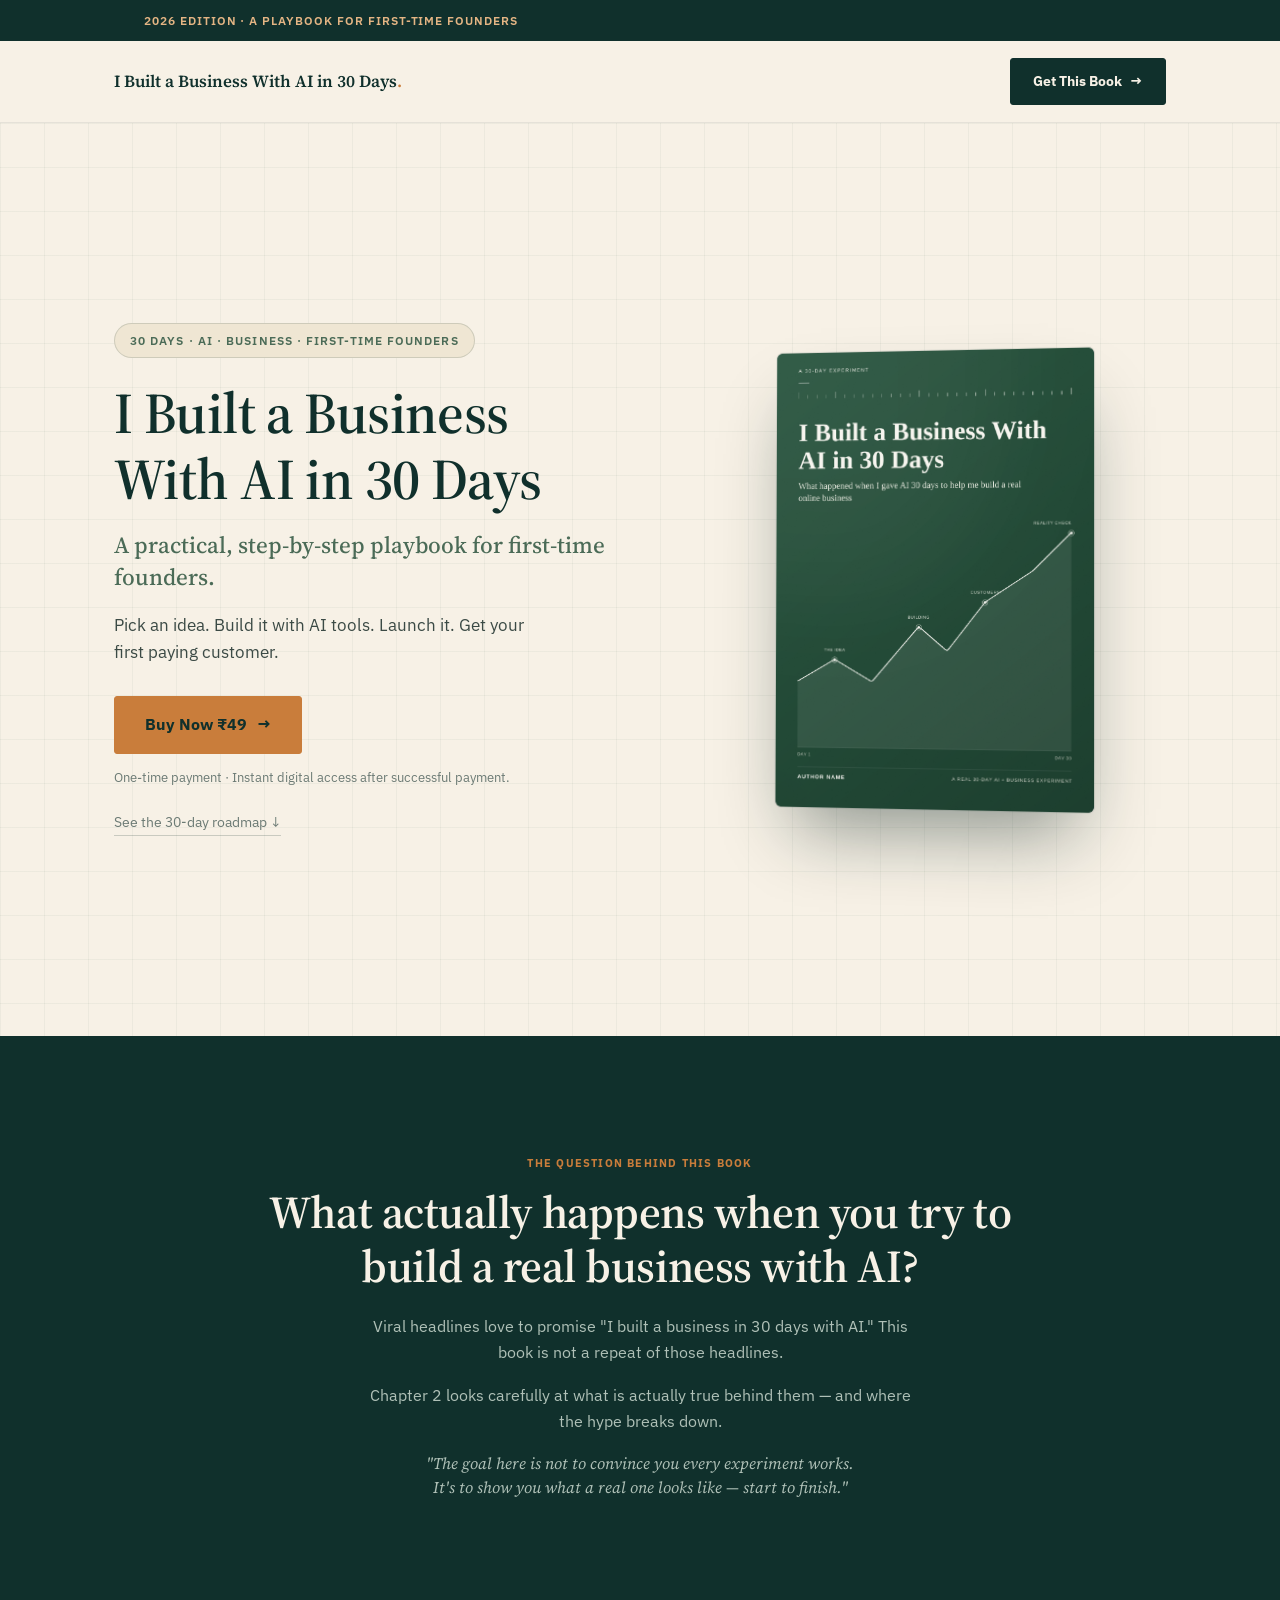
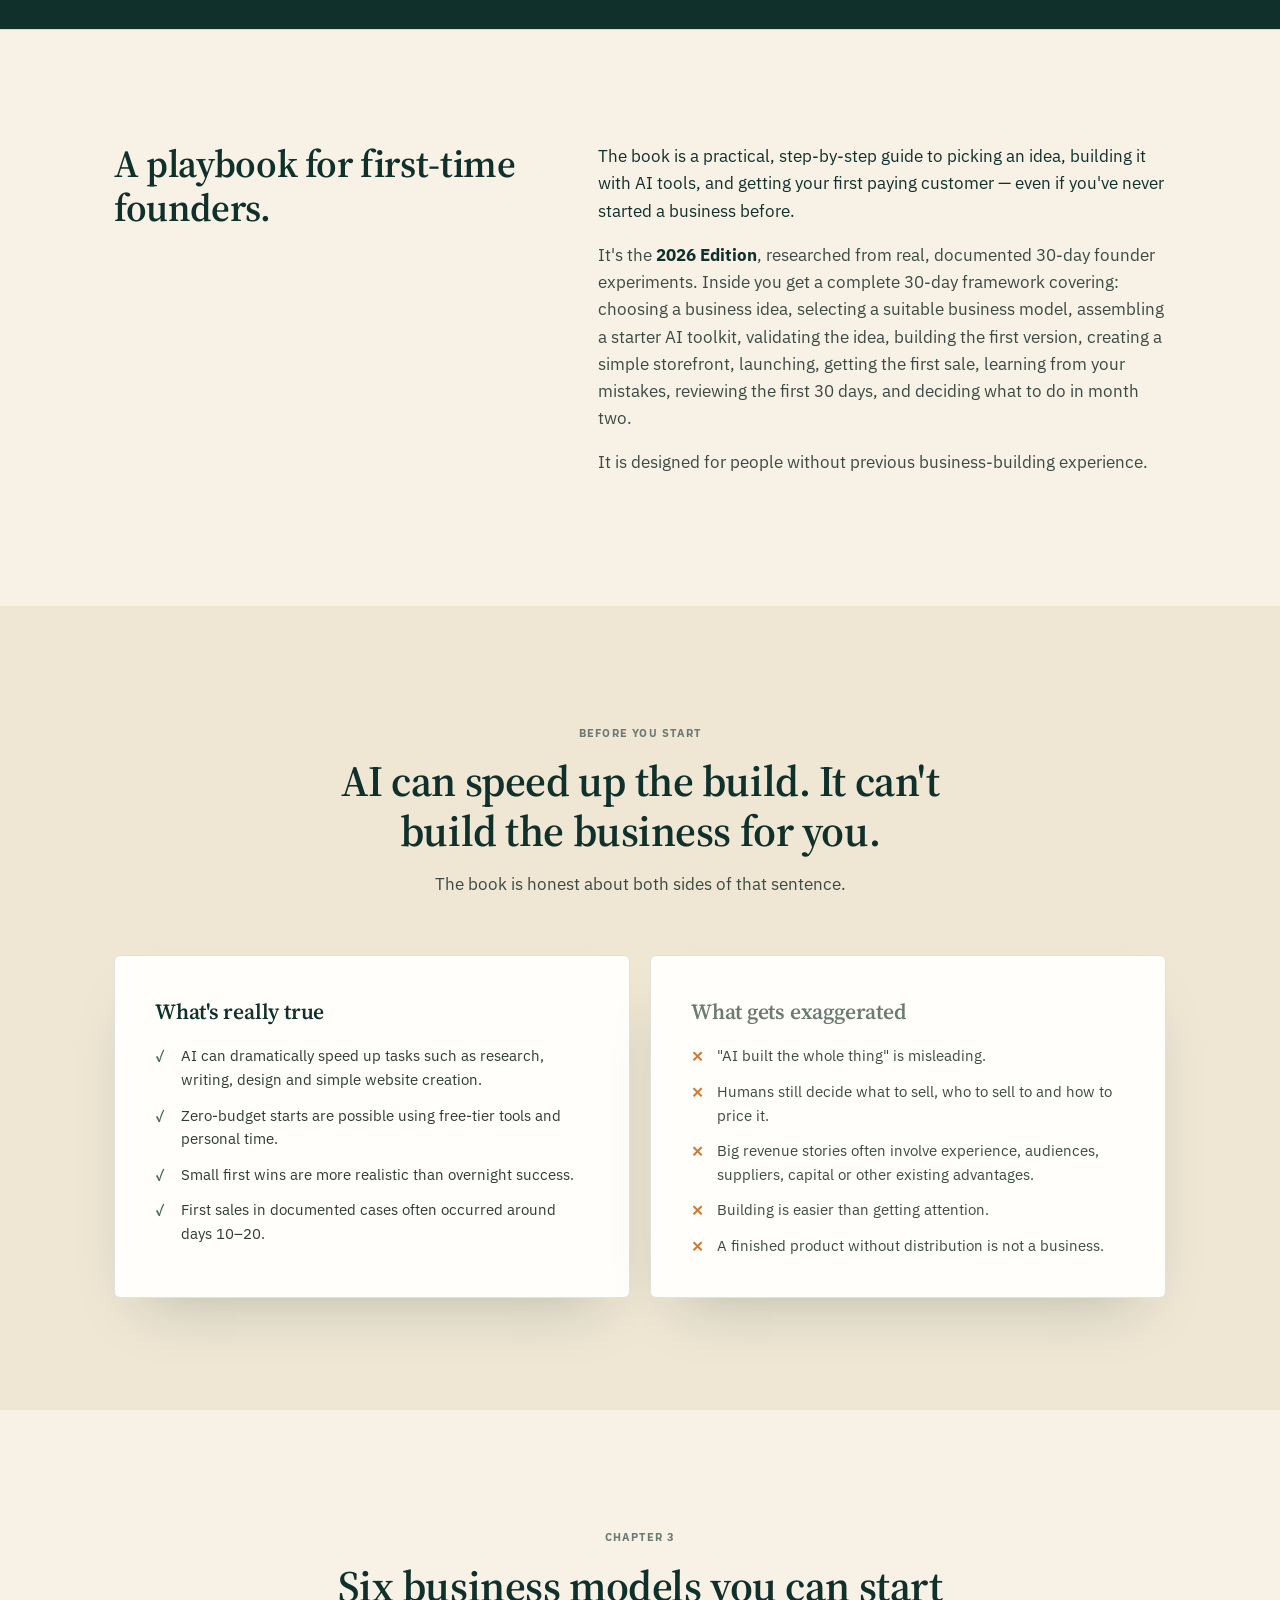
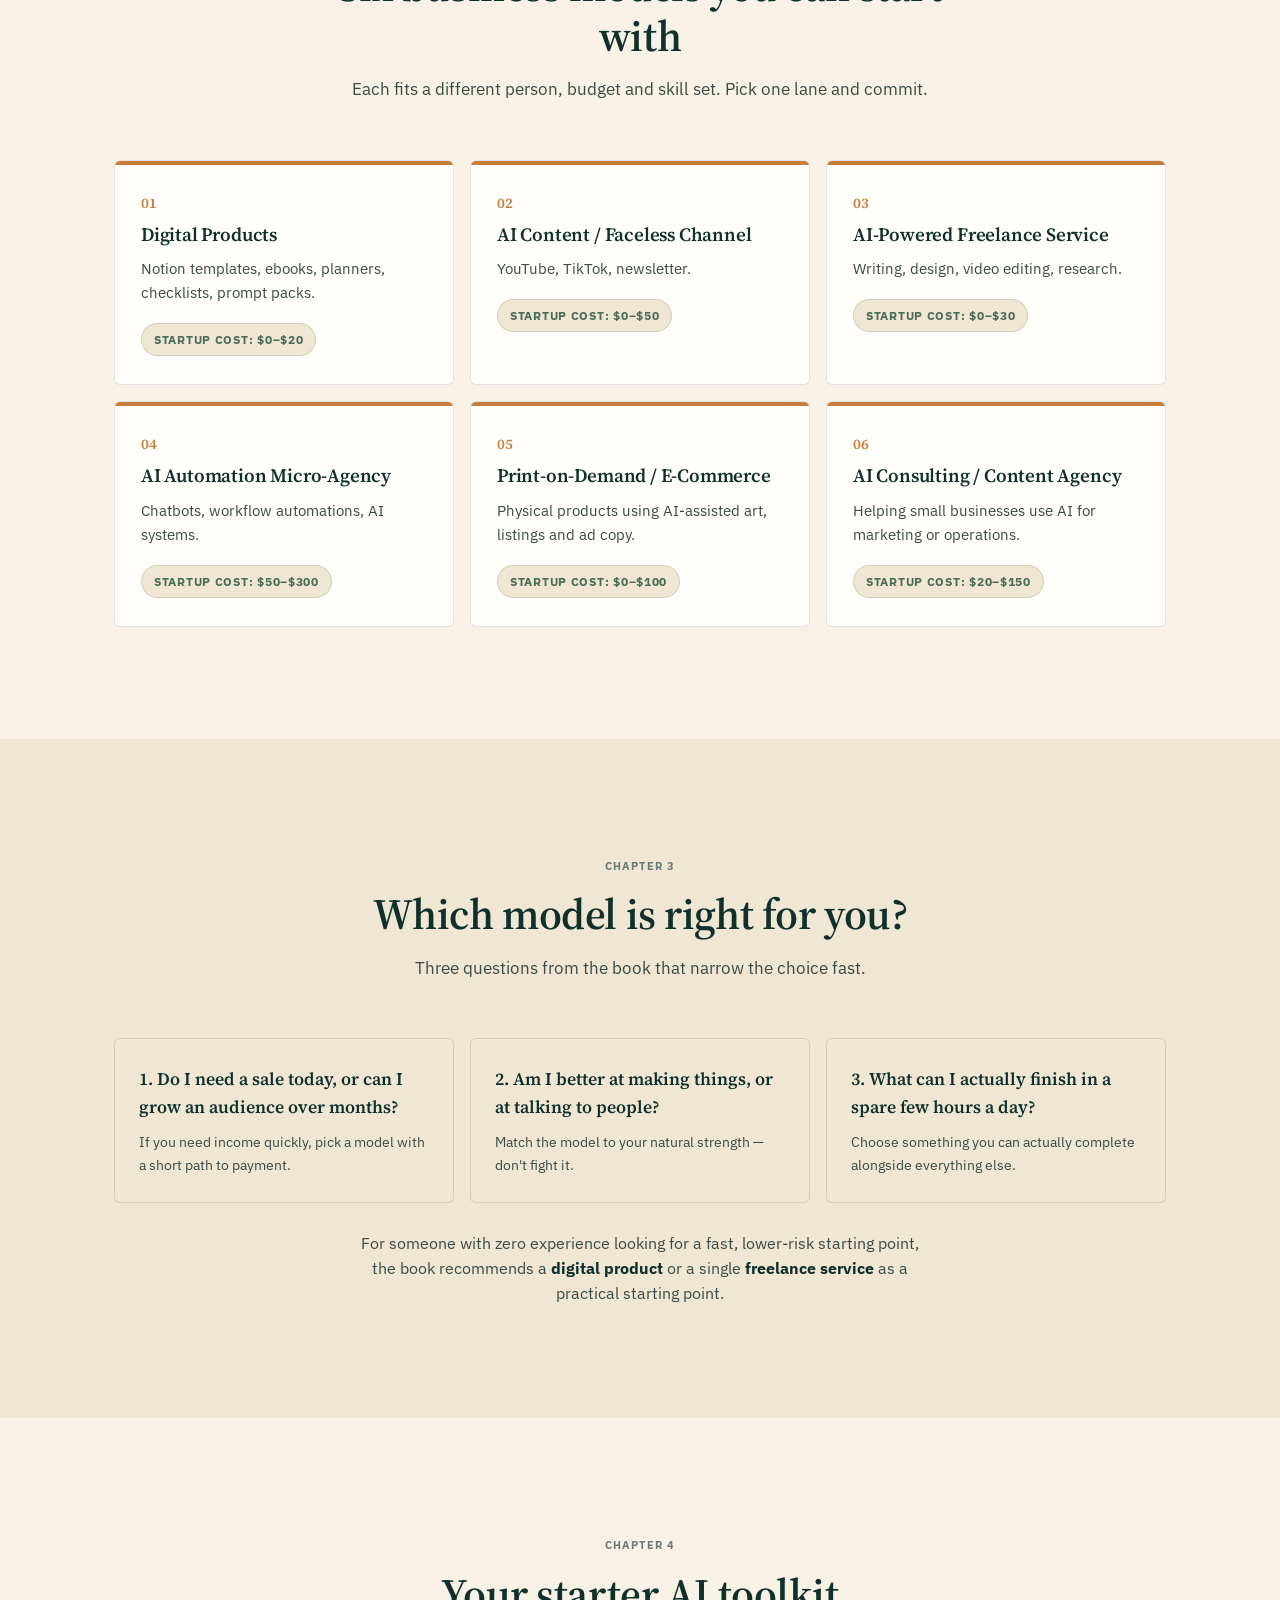
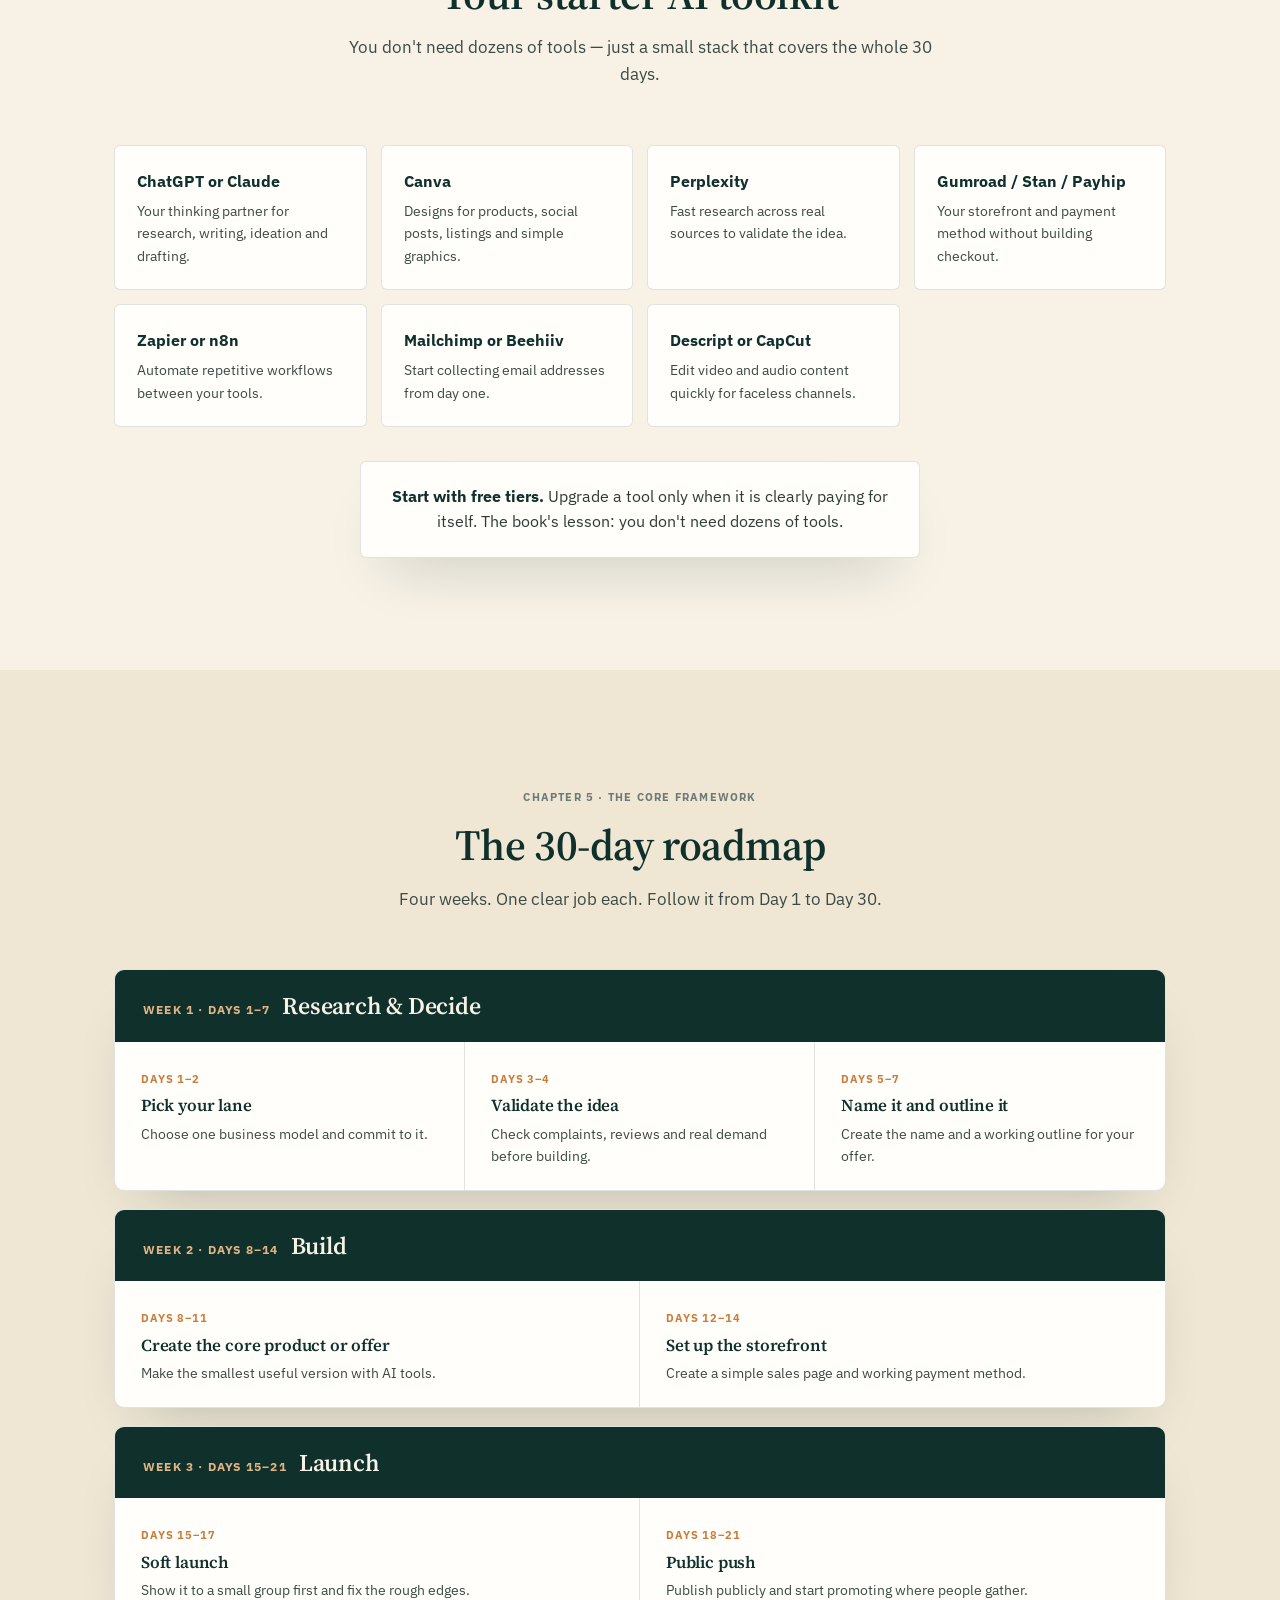
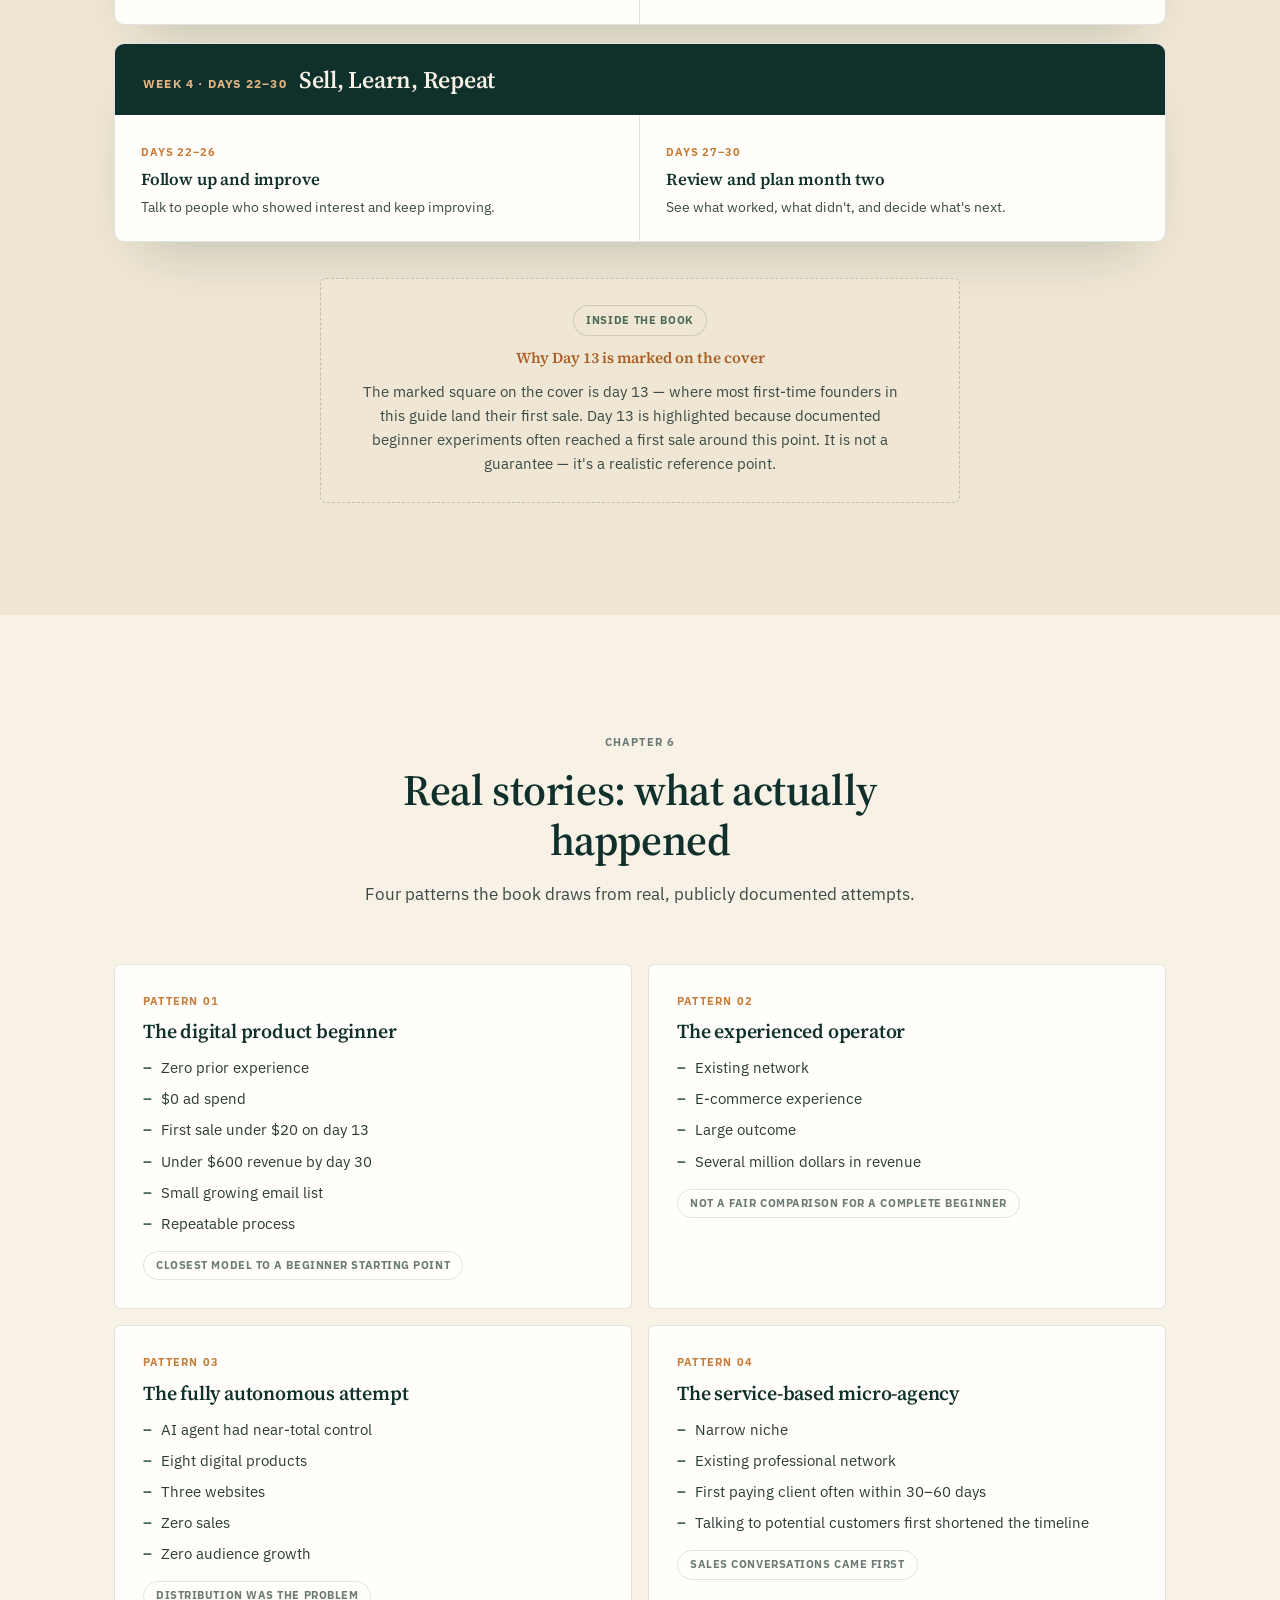
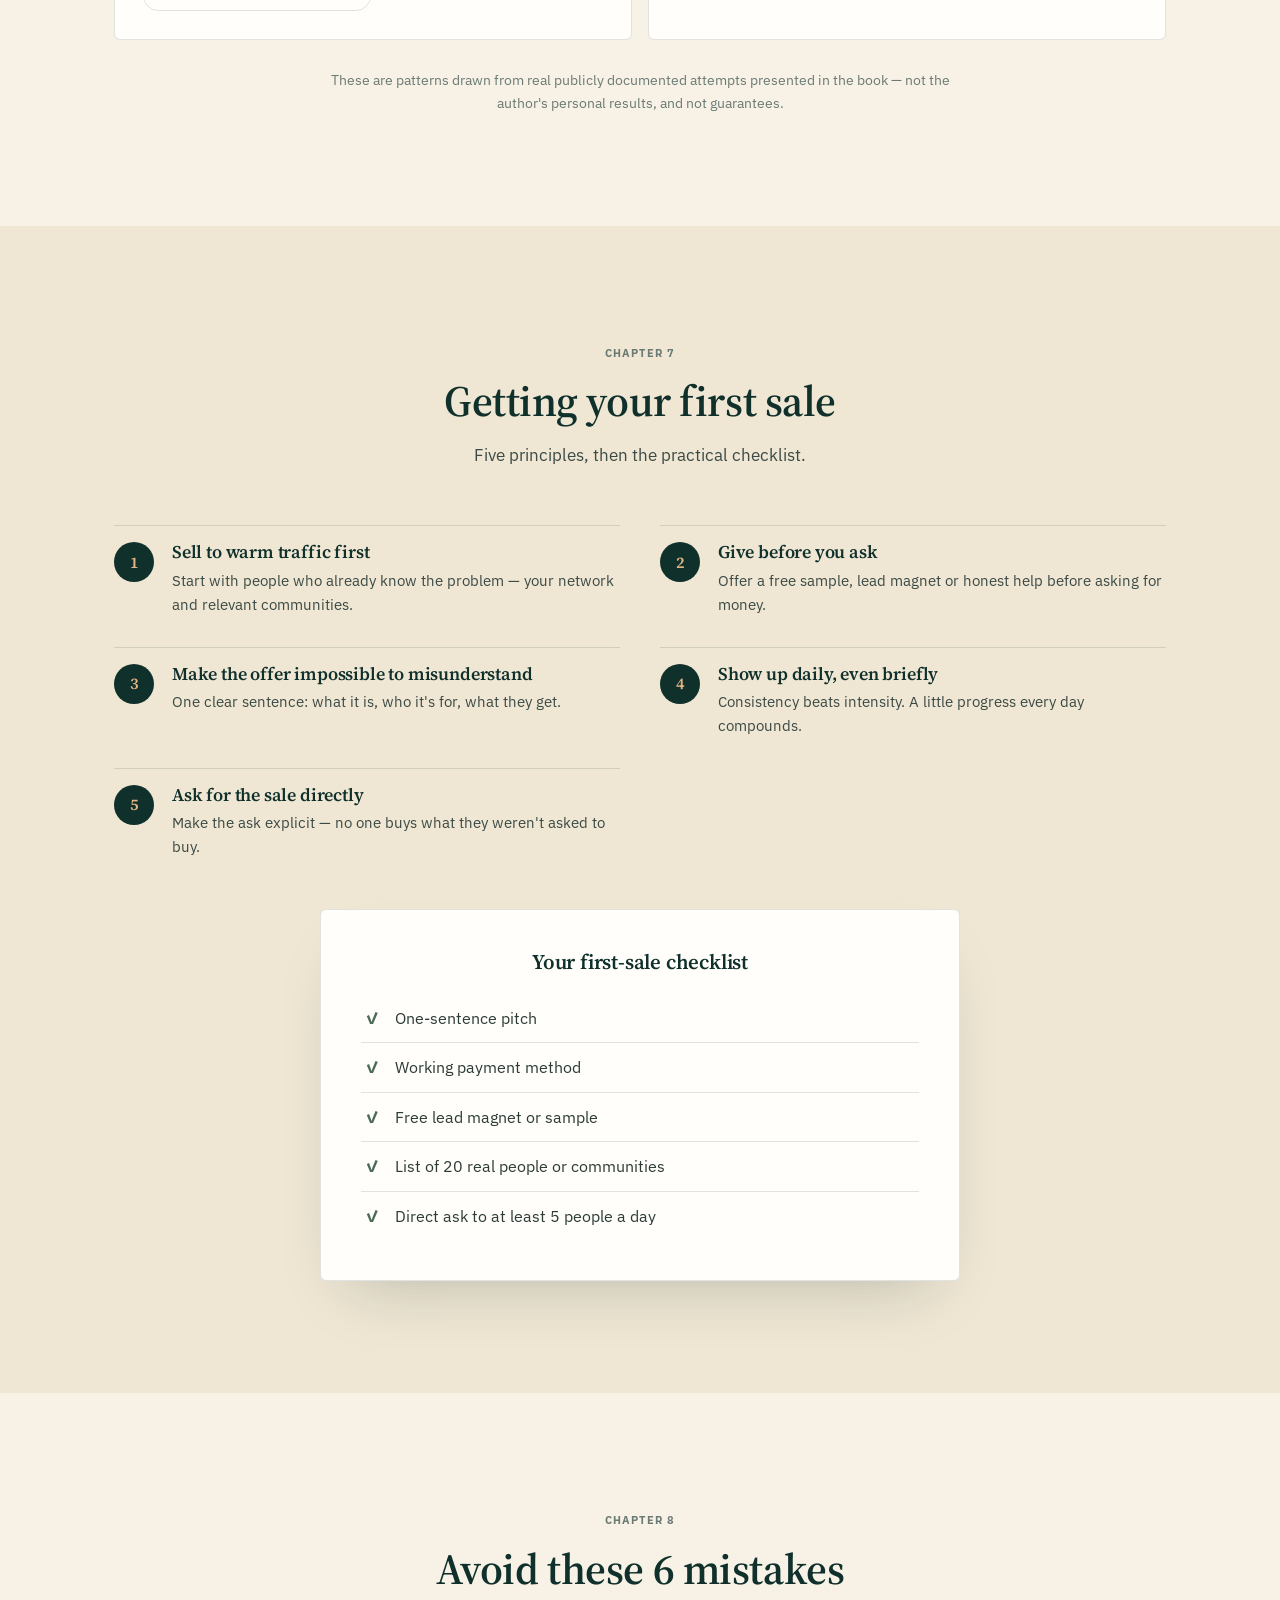
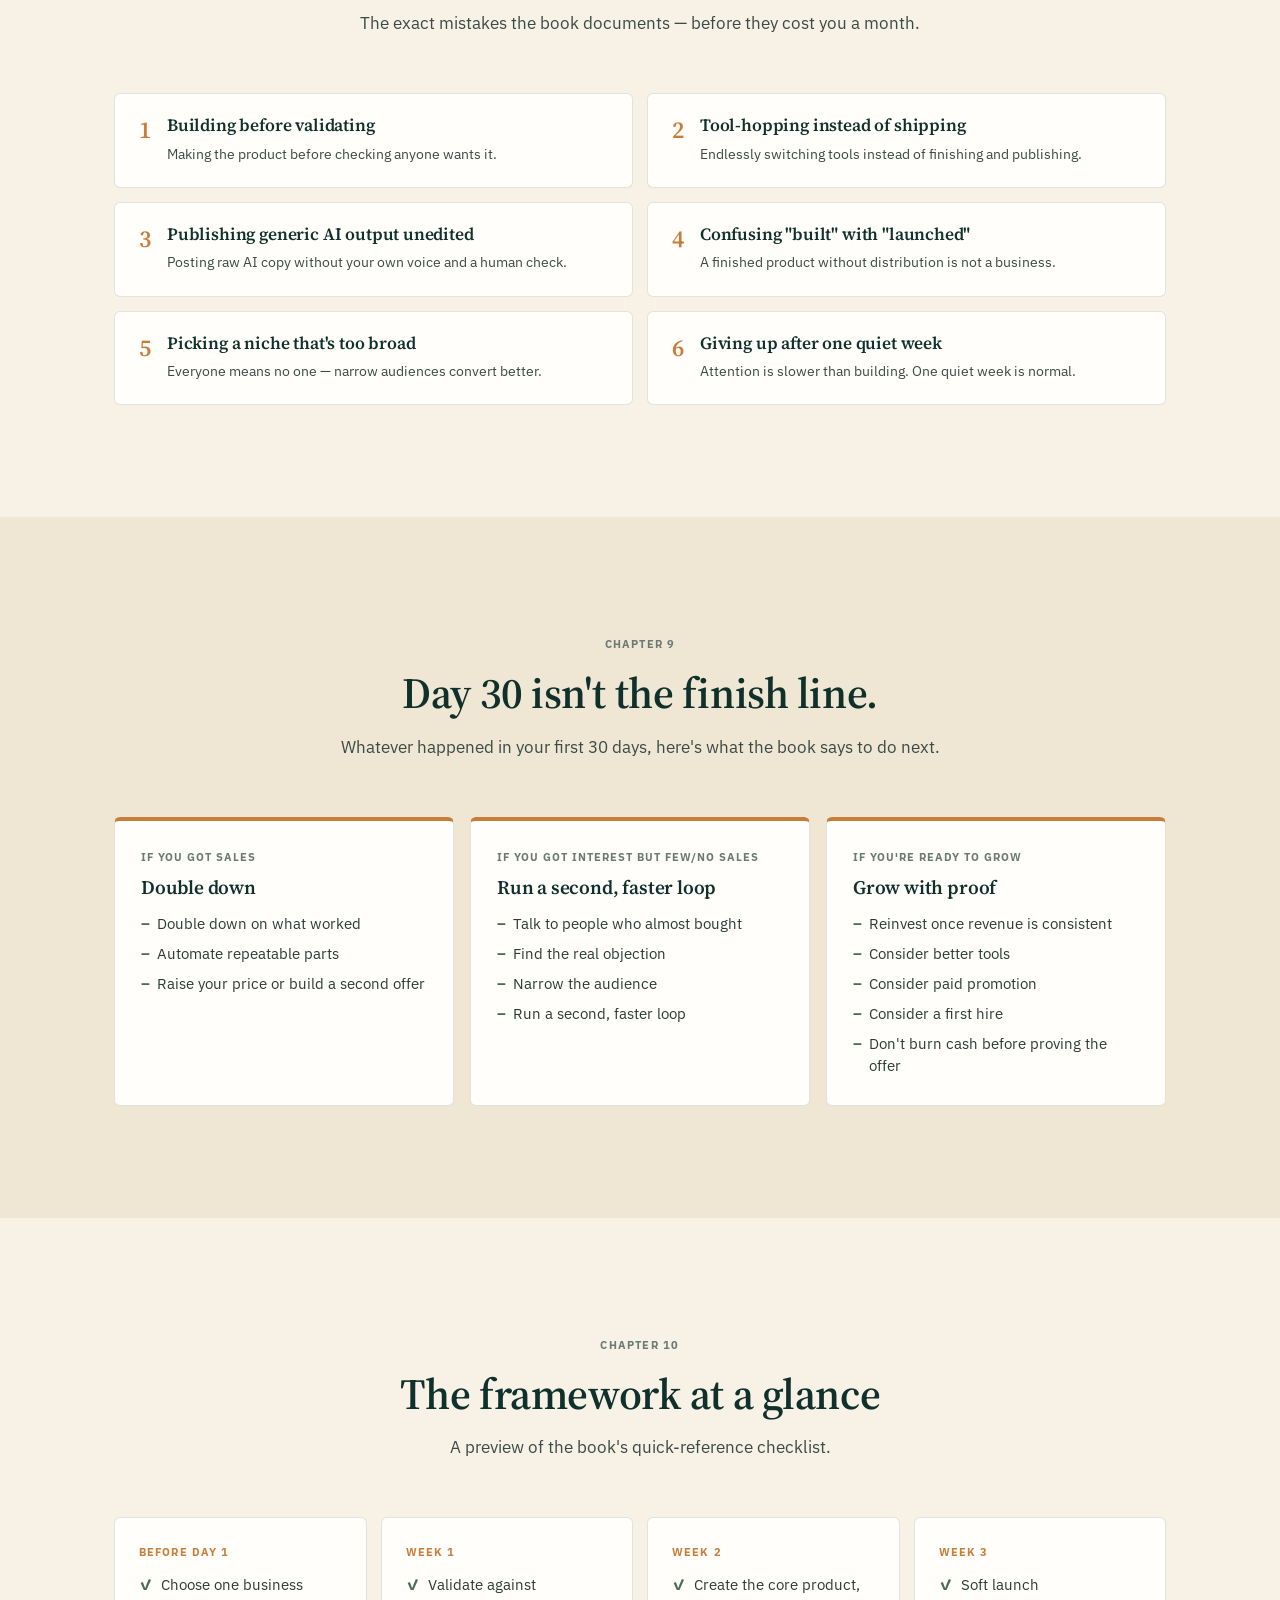
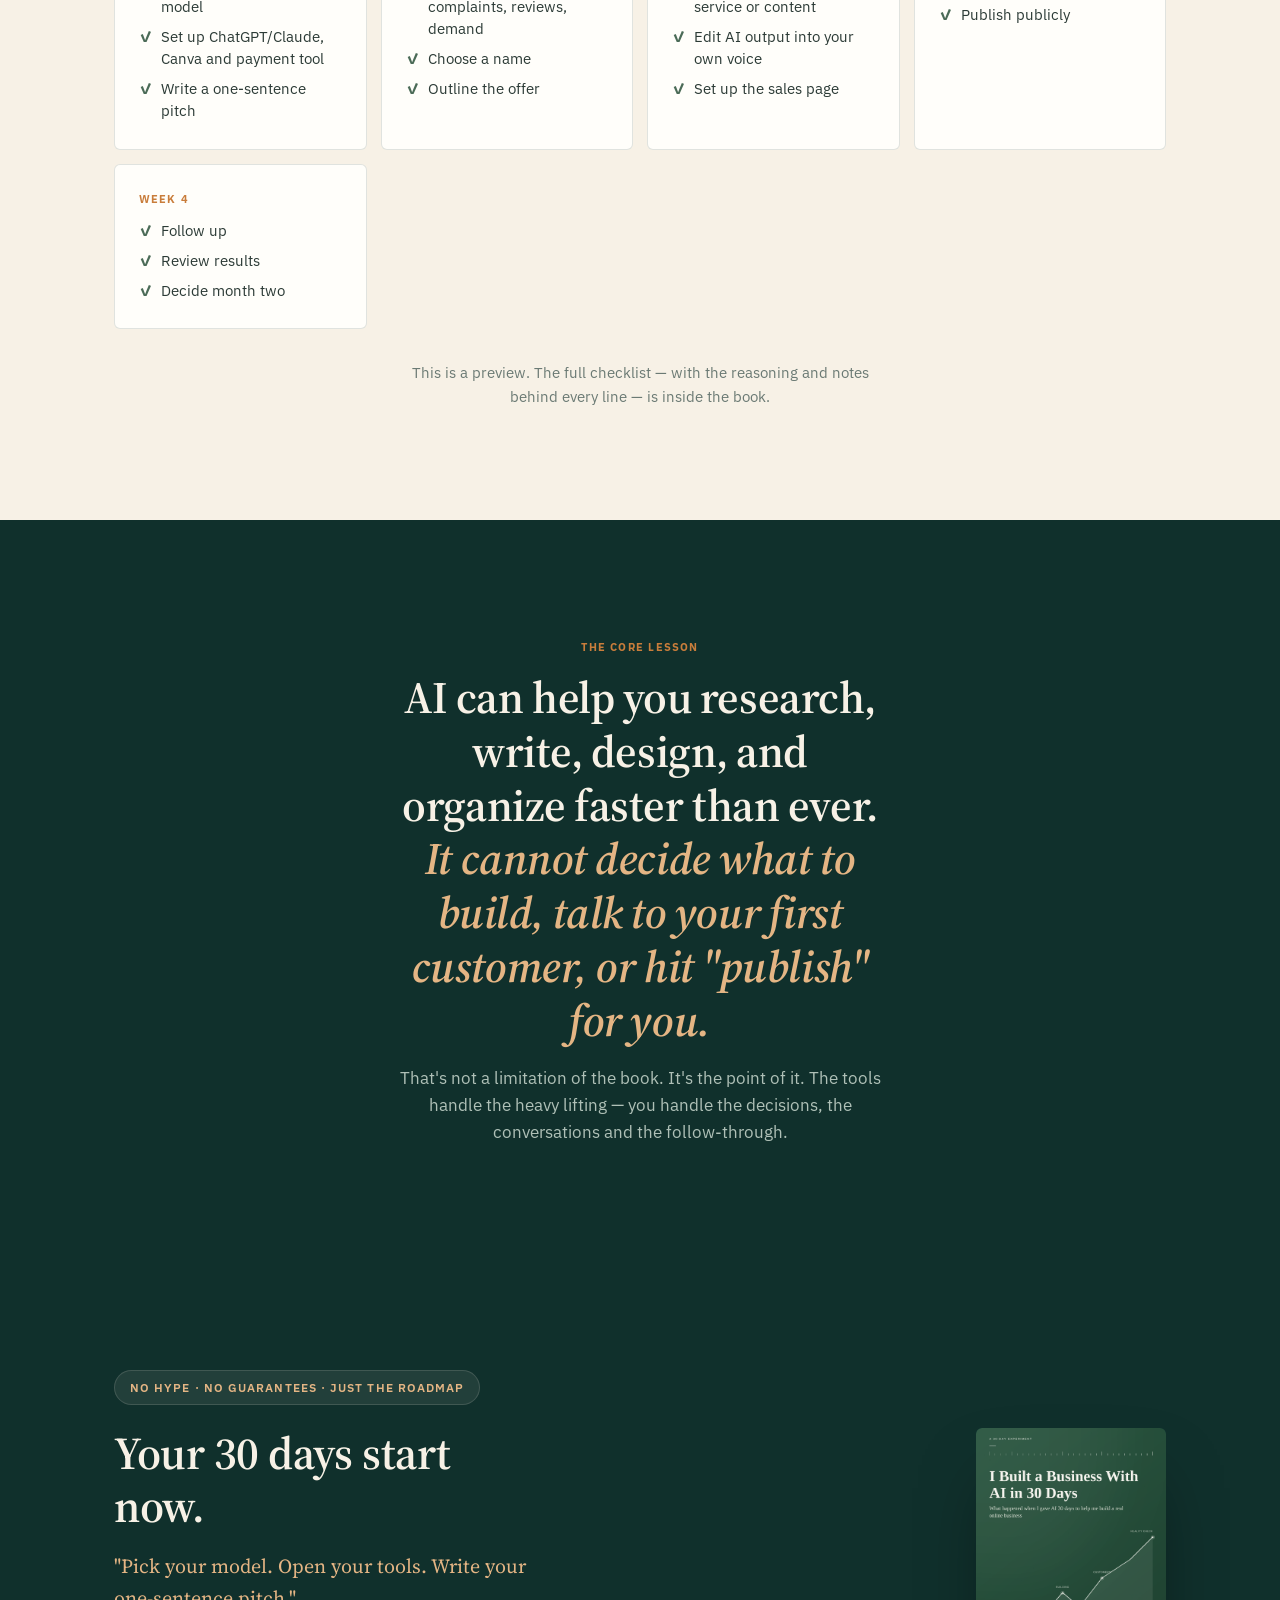
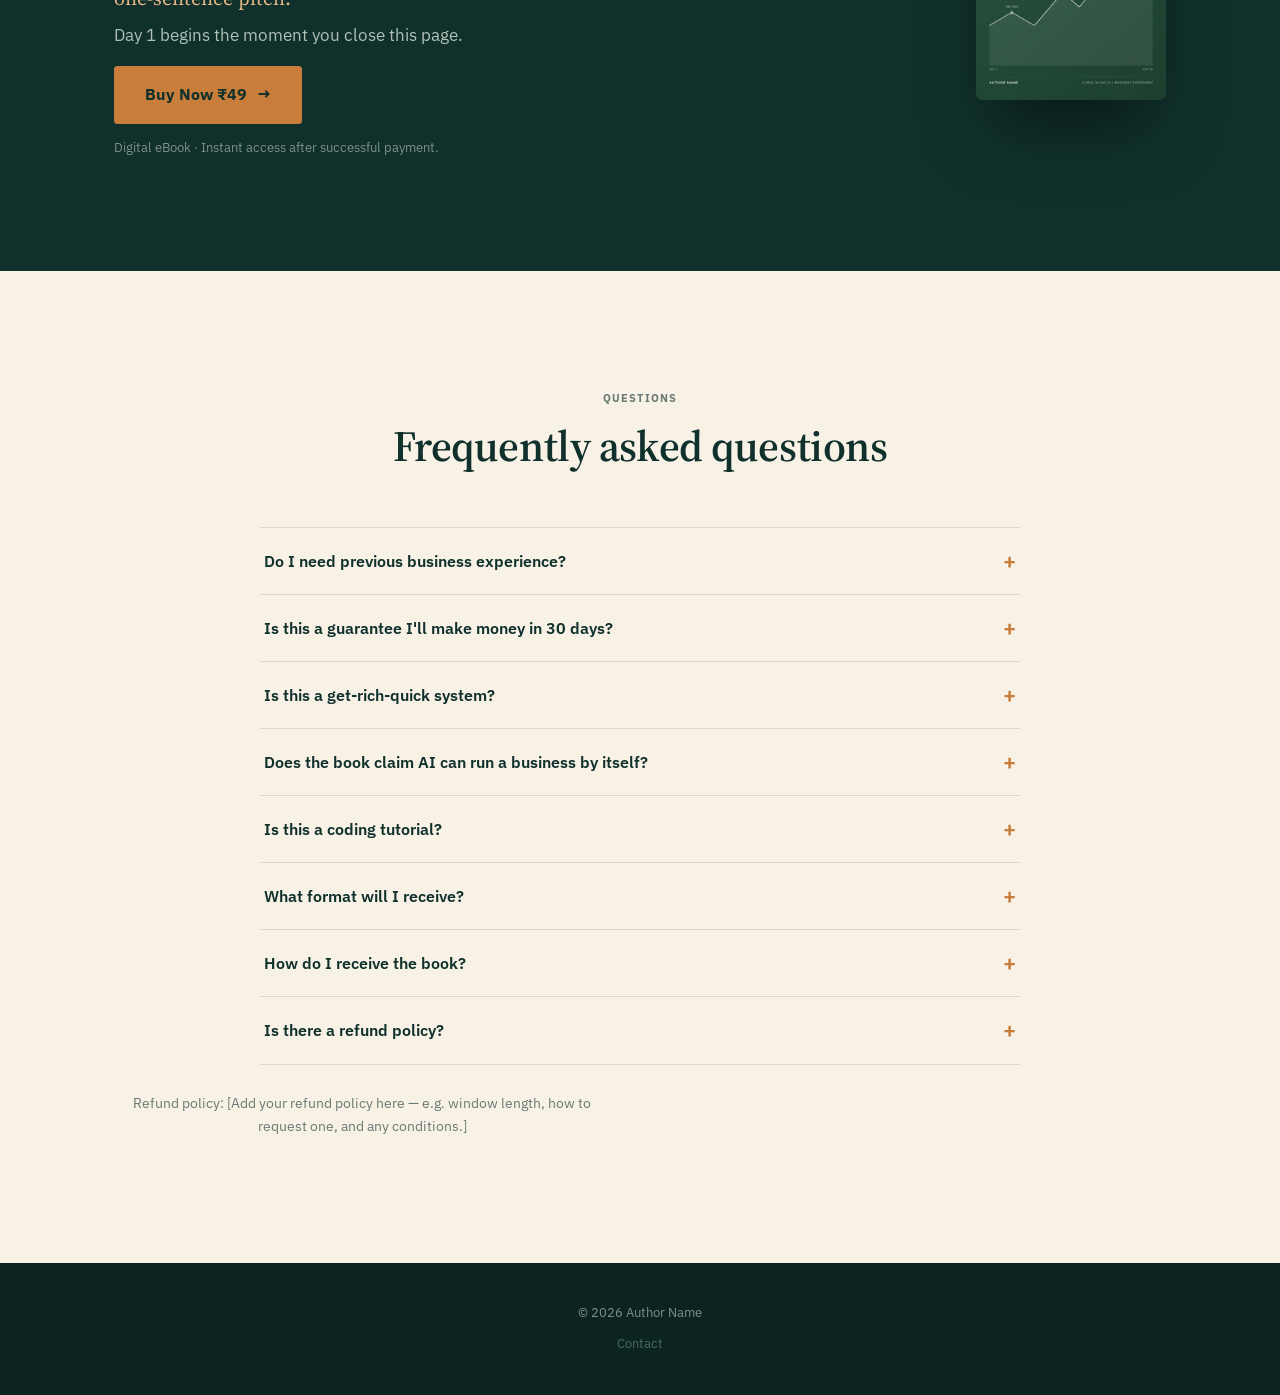
<file: index.html>
<!doctype html>
<html lang="en">
<head>
<meta charset="utf-8">
<meta name="viewport" content="width=device-width, initial-scale=1">
<title>I Built a Business With AI in 30 Days | A Playbook for First-Time Founders</title>
<meta name="description" content="A practical, step-by-step playbook for first-time founders. Pick an idea, build it with AI tools, launch it, and get your first paying customer in 30 days.">

<!-- Open Graph -->
<meta property="og:type" content="book">
<meta property="og:title" content="I Built a Business With AI in 30 Days">
<meta property="og:description" content="A practical, step-by-step playbook for first-time founders. Pick an idea. Build it with AI tools. Launch it. Get your first paying customer.">
<meta property="og:url" content="https://yourdomain.example.com/">
<meta property="og:image" content="https://yourdomain.example.com/og-image.jpg">

<!-- Twitter -->
<meta name="twitter:card" content="summary_large_image">
<meta name="twitter:title" content="I Built a Business With AI in 30 Days">
<meta name="twitter:description" content="A practical, step-by-step playbook for first-time founders. Pick an idea. Build it with AI tools. Launch it. Get your first paying customer.">
<meta name="twitter:image" content="https://yourdomain.example.com/og-image.jpg">

<link rel="canonical" href="https://yourdomain.example.com/">

<link rel="preconnect" href="https://fonts.googleapis.com">
<link rel="preconnect" href="https://fonts.gstatic.com" crossorigin>
<link href="https://fonts.googleapis.com/css2?family=Source+Serif+4:opsz,wght@8..60,400;8..60,500;8..60,600;8..60,700&family=IBM+Plex+Sans:wght@400;500;600;700&display=swap" rel="stylesheet">

<link rel="stylesheet" href="style.css">

<script type="application/ld+json">
{
  "@context": "https://schema.org",
  "@type": "Book",
  "name": "I Built a Business With AI in 30 Days",
  "alternateName": "A practical, step-by-step playbook for first-time founders",
  "bookEdition": "2026 Edition",
  "bookFormat": "https://schema.org/EBook",
  "url": "https://yourdomain.example.com/"
}
</script>
</head>
<body>
<a class="skip-link" href="#main">Skip to content</a>

<div class="announce">
  <div class="container">
    <p data-config-text="BOOK_DESCRIPTOR">2026 Edition · A Playbook for First-Time Founders</p>
  </div>
</div>

<header class="site-header">
  <div class="container">
    <a class="brand" href="#top">I Built a Business With AI in 30 Days<em>.</em></a>
    <div class="header-cta">
      <a class="btn btn-dark" href="#" data-config="PAYMENT_URL" data-cta="payment" data-cta-location="header">Get This Book <span class="arrow">→</span></a>
    </div>
  </div>
</header>

<main id="main">

  <!-- ============================================================
       HERO — BOOK COVER + BIG PROMISE
       ============================================================ -->
  <section class="hero" id="top">
    <div class="container">
      <div class="hero-copy">
        <span class="pill">30 Days · AI · Business · First-Time Founders</span>
        <h1 style="margin-top:22px;" data-config-text="BOOK_TITLE">I Built a Business With AI in 30 Days</h1>
        <p class="hero-sub" data-config-text="BOOK_SUBTITLE">A practical, step-by-step playbook for first-time founders.</p>
        <p class="lede" data-config-text="BOOK_TAGLINE">Pick an idea. Build it with AI tools. Launch it. Get your first paying customer. Follow a focused 30-day roadmap without needing previous business experience.</p>
        <div class="hero-actions cta-stack" style="align-items:flex-start;">
          <div class="buy-row">
            <a class="btn btn-primary" href="#" data-config="PAYMENT_URL" data-cta="payment" data-cta-location="hero">Buy Now ₹49 <span class="arrow">→</span></a>
          </div>
          <span class="hero-note">One-time payment · Instant digital access after successful payment.</span>
        </div>
        <a class="see-inside" href="#roadmap">See the 30-day roadmap ↓</a>
      </div>
      <div class="cover-stage" aria-hidden="true">
        <div class="cover">
          <div>
            <div class="cover-mark"></div>
            <div class="cover-title" style="margin-top:14px;">I Built a Business With AI in 30 Days</div>
            <span class="cover-tag">2026 Edition · Playbook for First-Time Founders</span>
            <div class="cover-day13">13</div>
          </div>
          <div>
            <div class="cover-eyebrow">A REAL 30-DAY EXPERIMENT</div>
          </div>
        </div>
      </div>
    </div>
  </section>

  <!-- ============================================================
       CENTRAL QUESTION — the hook behind the book (Ch. 2)
       ============================================================ -->
  <section class="dark-hero section-dark reveal">
    <div class="container">
      <span class="micro micro-acc">The question behind this book</span>
      <h2>What actually happens when you try to build a real business with AI?</h2>
      <p>Viral headlines love to promise "I built a business in 30 days with AI." This book is not a repeat of those headlines.</p>
      <p>Chapter 2 looks carefully at what is actually true behind them — and where the hype breaks down.</p>
      <p class="blockquote">"The goal here is not to convince you every experiment works. It's to show you what a real one looks like — start to finish."</p>
    </div>
  </section>

  <!-- ============================================================
       BIG PROMISE / WHY THIS BOOK
       ============================================================ -->
  <section class="editorial reveal">
    <div class="container">
      <h2>A playbook for first-time founders.</h2>
      <div class="editorial-body">
        <p>The book is a practical, step-by-step guide to picking an idea, building it with AI tools, and getting your first paying customer — even if you've never started a business before.</p>
        <p>It's the <strong>2026 Edition</strong>, researched from real, documented 30-day founder experiments. Inside you get a complete 30-day framework covering: choosing a business idea, selecting a suitable business model, assembling a starter AI toolkit, validating the idea, building the first version, creating a simple storefront, launching, getting the first sale, learning from your mistakes, reviewing the first 30 days, and deciding what to do in month two.</p>
        <p>It is designed for people without previous business-building experience.</p>
      </div>
    </div>
  </section>

  <!-- ============================================================
       REALITY CHECK — "AI Can Speed Up the Build" (Ch. 2)
       ============================================================ -->
  <section class="section-tan reveal">
    <div class="container">
      <div class="section-head">
        <span class="micro">Before you start</span>
        <h2>AI can speed up the build. It can't build the business for you.</h2>
        <p>The book is honest about both sides of that sentence.</p>
      </div>
      <div class="reality-grid">
        <div class="reality-col reality-true">
          <h3>What's really true</h3>
          <ul>
            <li>AI can dramatically speed up tasks such as research, writing, design and simple website creation.</li>
            <li>Zero-budget starts are possible using free-tier tools and personal time.</li>
            <li>Small first wins are more realistic than overnight success.</li>
            <li>First sales in documented cases often occurred around days 10–20.</li>
          </ul>
        </div>
        <div class="reality-col reality-exag">
          <h3>What gets exaggerated</h3>
          <ul>
            <li>"AI built the whole thing" is misleading.</li>
            <li>Humans still decide what to sell, who to sell to and how to price it.</li>
            <li>Big revenue stories often involve experience, audiences, suppliers, capital or other existing advantages.</li>
            <li>Building is easier than getting attention.</li>
            <li>A finished product without distribution is not a business.</li>
          </ul>
        </div>
      </div>
    </div>
  </section>

  <!-- ============================================================
       6 BUSINESS MODELS (Ch. 3)
       ============================================================ -->
  <section class="reveal">
    <div class="container">
      <div class="section-head">
        <span class="micro">Chapter 3</span>
        <h2>Six business models you can start with</h2>
        <p>Each fits a different person, budget and skill set. Pick one lane and commit.</p>
      </div>
      <div class="model-grid">
        <article class="model-card">
          <span class="model-num">01</span>
          <h3>Digital Products</h3>
          <p>Notion templates, ebooks, planners, checklists, prompt packs.</p>
          <span class="model-cost">Startup cost: $0–$20</span>
        </article>
        <article class="model-card">
          <span class="model-num">02</span>
          <h3>AI Content / Faceless Channel</h3>
          <p>YouTube, TikTok, newsletter.</p>
          <span class="model-cost">Startup cost: $0–$50</span>
        </article>
        <article class="model-card">
          <span class="model-num">03</span>
          <h3>AI-Powered Freelance Service</h3>
          <p>Writing, design, video editing, research.</p>
          <span class="model-cost">Startup cost: $0–$30</span>
        </article>
        <article class="model-card">
          <span class="model-num">04</span>
          <h3>AI Automation Micro-Agency</h3>
          <p>Chatbots, workflow automations, AI systems.</p>
          <span class="model-cost">Startup cost: $50–$300</span>
        </article>
        <article class="model-card">
          <span class="model-num">05</span>
          <h3>Print-on-Demand / E-Commerce</h3>
          <p>Physical products using AI-assisted art, listings and ad copy.</p>
          <span class="model-cost">Startup cost: $0–$100</span>
        </article>
        <article class="model-card">
          <span class="model-num">06</span>
          <h3>AI Consulting / Content Agency</h3>
          <p>Helping small businesses use AI for marketing or operations.</p>
          <span class="model-cost">Startup cost: $20–$150</span>
        </article>
      </div>
    </div>
  </section>

  <!-- ============================================================
       WHICH MODEL IS RIGHT FOR YOU? (Ch. 3)
       ============================================================ -->
  <section class="section-tan reveal">
    <div class="container">
      <div class="section-head">
        <span class="micro">Chapter 3</span>
        <h2>Which model is right for you?</h2>
        <p>Three questions from the book that narrow the choice fast.</p>
      </div>
      <div class="decision-grid">
        <div class="decision-card">
          <div class="q">1. Do I need a sale today, or can I grow an audience over months?</div>
          <p>If you need income quickly, pick a model with a short path to payment.</p>
        </div>
        <div class="decision-card">
          <div class="q">2. Am I better at making things, or at talking to people?</div>
          <p>Match the model to your natural strength — don't fight it.</p>
        </div>
        <div class="decision-card">
          <div class="q">3. What can I actually finish in a spare few hours a day?</div>
          <p>Choose something you can actually complete alongside everything else.</p>
        </div>
      </div>
      <p class="decision-note">For someone with zero experience looking for a fast, lower-risk starting point, the book recommends a <strong>digital product</strong> or a single <strong>freelance service</strong> as a practical starting point.</p>
    </div>
  </section>

  <!-- ============================================================
       YOUR STARTER AI TOOLKIT (Ch. 4)
       ============================================================ -->
  <section class="reveal">
    <div class="container">
      <div class="section-head">
        <span class="micro">Chapter 4</span>
        <h2>Your starter AI toolkit</h2>
        <p>You don't need dozens of tools — just a small stack that covers the whole 30 days.</p>
      </div>
      <div class="tool-grid">
        <div class="tool-card">
          <div class="tool-name">ChatGPT or Claude</div>
          <p class="tool-use">Your thinking partner for research, writing, ideation and drafting.</p>
        </div>
        <div class="tool-card">
          <div class="tool-name">Canva</div>
          <p class="tool-use">Designs for products, social posts, listings and simple graphics.</p>
        </div>
        <div class="tool-card">
          <div class="tool-name">Perplexity</div>
          <p class="tool-use">Fast research across real sources to validate the idea.</p>
        </div>
        <div class="tool-card">
          <div class="tool-name">Gumroad / Stan / Payhip</div>
          <p class="tool-use">Your storefront and payment method without building checkout.</p>
        </div>
        <div class="tool-card">
          <div class="tool-name">Zapier or n8n</div>
          <p class="tool-use">Automate repetitive workflows between your tools.</p>
        </div>
        <div class="tool-card">
          <div class="tool-name">Mailchimp or Beehiiv</div>
          <p class="tool-use">Start collecting email addresses from day one.</p>
        </div>
        <div class="tool-card">
          <div class="tool-name">Descript or CapCut</div>
          <p class="tool-use">Edit video and audio content quickly for faceless channels.</p>
        </div>
      </div>
      <div class="toolkit-lesson">
        <p><strong>Start with free tiers.</strong> Upgrade a tool only when it is clearly paying for itself. The book's lesson: you don't need dozens of tools.</p>
      </div>
    </div>
  </section>

  <!-- ============================================================
       30-DAY ROADMAP (Ch. 5) — the core framework
       ============================================================ -->
  <section class="section-tan reveal" id="roadmap">
    <div class="container">
      <div class="section-head">
        <span class="micro">Chapter 5 · The core framework</span>
        <h2>The 30-day roadmap</h2>
        <p>Four weeks. One clear job each. Follow it from Day 1 to Day 30.</p>
      </div>

      <div class="roadmap">
        <div class="week reveal">
          <div class="week-head">
            <span class="week-range">Week 1 · Days 1–7</span>
            <h3>Research &amp; Decide</h3>
          </div>
          <div class="week-body">
            <div class="week-step">
              <span class="step-days">Days 1–2</span>
              <h4>Pick your lane</h4>
              <p>Choose one business model and commit to it.</p>
            </div>
            <div class="week-step">
              <span class="step-days">Days 3–4</span>
              <h4>Validate the idea</h4>
              <p>Check complaints, reviews and real demand before building.</p>
            </div>
            <div class="week-step">
              <span class="step-days">Days 5–7</span>
              <h4>Name it and outline it</h4>
              <p>Create the name and a working outline for your offer.</p>
            </div>
          </div>
        </div>

        <div class="week reveal">
          <div class="week-head">
            <span class="week-range">Week 2 · Days 8–14</span>
            <h3>Build</h3>
          </div>
          <div class="week-body">
            <div class="week-step">
              <span class="step-days">Days 8–11</span>
              <h4>Create the core product or offer</h4>
              <p>Make the smallest useful version with AI tools.</p>
            </div>
            <div class="week-step">
              <span class="step-days">Days 12–14</span>
              <h4>Set up the storefront</h4>
              <p>Create a simple sales page and working payment method.</p>
            </div>
          </div>
        </div>

        <div class="week reveal">
          <div class="week-head">
            <span class="week-range">Week 3 · Days 15–21</span>
            <h3>Launch</h3>
          </div>
          <div class="week-body">
            <div class="week-step">
              <span class="step-days">Days 15–17</span>
              <h4>Soft launch</h4>
              <p>Show it to a small group first and fix the rough edges.</p>
            </div>
            <div class="week-step">
              <span class="step-days">Days 18–21</span>
              <h4>Public push</h4>
              <p>Publish publicly and start promoting where people gather.</p>
            </div>
          </div>
        </div>

        <div class="week reveal">
          <div class="week-head">
            <span class="week-range">Week 4 · Days 22–30</span>
            <h3>Sell, Learn, Repeat</h3>
          </div>
          <div class="week-body">
            <div class="week-step">
              <span class="step-days">Days 22–26</span>
              <h4>Follow up and improve</h4>
              <p>Talk to people who showed interest and keep improving.</p>
            </div>
            <div class="week-step">
              <span class="step-days">Days 27–30</span>
              <h4>Review and plan month two</h4>
              <p>See what worked, what didn't, and decide what's next.</p>
            </div>
          </div>
        </div>
      </div>

      <div class="day13 reveal">
        <span class="pill pill-tag" style="margin-bottom:10px;">Inside the book</span>
        <div class="day13-kicker">Why Day 13 is marked on the cover</div>
        <p>The marked square on the cover is day 13 — where most first-time founders in this guide land their first sale. Day 13 is highlighted because documented beginner experiments often reached a first sale around this point. It is not a guarantee — it's a realistic reference point.</p>
      </div>
    </div>
  </section>

  <!-- ============================================================
       REAL STORIES (Ch. 6)
       ============================================================ -->
  <section class="reveal">
    <div class="container">
      <div class="section-head">
        <span class="micro">Chapter 6</span>
        <h2>Real stories: what actually happened</h2>
        <p>Four patterns the book draws from real, publicly documented attempts.</p>
      </div>
      <div class="story-grid">
        <article class="story-card">
          <div class="story-role">Pattern 01</div>
          <h3>The digital product beginner</h3>
          <ul>
            <li>Zero prior experience</li>
            <li>$0 ad spend</li>
            <li>First sale under $20 on day 13</li>
            <li>Under $600 revenue by day 30</li>
            <li>Small growing email list</li>
            <li>Repeatable process</li>
          </ul>
          <span class="story-tag">Closest model to a beginner starting point</span>
        </article>
        <article class="story-card">
          <div class="story-role">Pattern 02</div>
          <h3>The experienced operator</h3>
          <ul>
            <li>Existing network</li>
            <li>E-commerce experience</li>
            <li>Large outcome</li>
            <li>Several million dollars in revenue</li>
          </ul>
          <span class="story-tag">Not a fair comparison for a complete beginner</span>
        </article>
        <article class="story-card">
          <div class="story-role">Pattern 03</div>
          <h3>The fully autonomous attempt</h3>
          <ul>
            <li>AI agent had near-total control</li>
            <li>Eight digital products</li>
            <li>Three websites</li>
            <li>Zero sales</li>
            <li>Zero audience growth</li>
          </ul>
          <span class="story-tag">Distribution was the problem</span>
        </article>
        <article class="story-card">
          <div class="story-role">Pattern 04</div>
          <h3>The service-based micro-agency</h3>
          <ul>
            <li>Narrow niche</li>
            <li>Existing professional network</li>
            <li>First paying client often within 30–60 days</li>
            <li>Talking to potential customers first shortened the timeline</li>
          </ul>
          <span class="story-tag">Sales conversations came first</span>
        </article>
      </div>
      <p class="story-caveat">These are patterns drawn from real publicly documented attempts presented in the book — not the author's personal results, and not guarantees.</p>
    </div>
  </section>

  <!-- ============================================================
       GETTING YOUR FIRST SALE (Ch. 7)
       ============================================================ -->
  <section class="section-tan reveal">
    <div class="container">
      <div class="section-head">
        <span class="micro">Chapter 7</span>
        <h2>Getting your first sale</h2>
        <p>Five principles, then the practical checklist.</p>
      </div>
      <div class="principle-grid">
        <div class="principle">
          <span class="principle-num">1</span>
          <div>
            <h3>Sell to warm traffic first</h3>
            <p>Start with people who already know the problem — your network and relevant communities.</p>
          </div>
        </div>
        <div class="principle">
          <span class="principle-num">2</span>
          <div>
            <h3>Give before you ask</h3>
            <p>Offer a free sample, lead magnet or honest help before asking for money.</p>
          </div>
        </div>
        <div class="principle">
          <span class="principle-num">3</span>
          <div>
            <h3>Make the offer impossible to misunderstand</h3>
            <p>One clear sentence: what it is, who it's for, what they get.</p>
          </div>
        </div>
        <div class="principle">
          <span class="principle-num">4</span>
          <div>
            <h3>Show up daily, even briefly</h3>
            <p>Consistency beats intensity. A little progress every day compounds.</p>
          </div>
        </div>
        <div class="principle">
          <span class="principle-num">5</span>
          <div>
            <h3>Ask for the sale directly</h3>
            <p>Make the ask explicit — no one buys what they weren't asked to buy.</p>
          </div>
        </div>
      </div>

      <div class="checklist-card">
        <h3>Your first-sale checklist</h3>
        <ul>
          <li>One-sentence pitch</li>
          <li>Working payment method</li>
          <li>Free lead magnet or sample</li>
          <li>List of 20 real people or communities</li>
          <li>Direct ask to at least 5 people a day</li>
        </ul>
      </div>
    </div>
  </section>

  <!-- ============================================================
       AVOID THESE 6 MISTAKES (Ch. 8)
       ============================================================ -->
  <section class="reveal">
    <div class="container">
      <div class="section-head">
        <span class="micro">Chapter 8</span>
        <h2>Avoid these 6 mistakes</h2>
        <p>The exact mistakes the book documents — before they cost you a month.</p>
      </div>
      <div class="mistake-grid">
        <div class="mistake">
          <span class="mistake-num">1</span>
          <div>
            <h3>Building before validating</h3>
            <p>Making the product before checking anyone wants it.</p>
          </div>
        </div>
        <div class="mistake">
          <span class="mistake-num">2</span>
          <div>
            <h3>Tool-hopping instead of shipping</h3>
            <p>Endlessly switching tools instead of finishing and publishing.</p>
          </div>
        </div>
        <div class="mistake">
          <span class="mistake-num">3</span>
          <div>
            <h3>Publishing generic AI output unedited</h3>
            <p>Posting raw AI copy without your own voice and a human check.</p>
          </div>
        </div>
        <div class="mistake">
          <span class="mistake-num">4</span>
          <div>
            <h3>Confusing "built" with "launched"</h3>
            <p>A finished product without distribution is not a business.</p>
          </div>
        </div>
        <div class="mistake">
          <span class="mistake-num">5</span>
          <div>
            <h3>Picking a niche that's too broad</h3>
            <p>Everyone means no one — narrow audiences convert better.</p>
          </div>
        </div>
        <div class="mistake">
          <span class="mistake-num">6</span>
          <div>
            <h3>Giving up after one quiet week</h3>
            <p>Attention is slower than building. One quiet week is normal.</p>
          </div>
        </div>
      </div>
    </div>
  </section>

  <!-- ============================================================
       AFTER DAY 30 (Ch. 9)
       ============================================================ -->
  <section class="section-tan reveal">
    <div class="container">
      <div class="section-head">
        <span class="micro">Chapter 9</span>
        <h2>Day 30 isn't the finish line.</h2>
        <p>Whatever happened in your first 30 days, here's what the book says to do next.</p>
      </div>
      <div class="after-grid">
        <div class="after-card">
          <div class="after-kicker">If you got sales</div>
          <h3>Double down</h3>
          <ul>
            <li>Double down on what worked</li>
            <li>Automate repeatable parts</li>
            <li>Raise your price or build a second offer</li>
          </ul>
        </div>
        <div class="after-card">
          <div class="after-kicker">If you got interest but few/no sales</div>
          <h3>Run a second, faster loop</h3>
          <ul>
            <li>Talk to people who almost bought</li>
            <li>Find the real objection</li>
            <li>Narrow the audience</li>
            <li>Run a second, faster loop</li>
          </ul>
        </div>
        <div class="after-card">
          <div class="after-kicker">If you're ready to grow</div>
          <h3>Grow with proof</h3>
          <ul>
            <li>Reinvest once revenue is consistent</li>
            <li>Consider better tools</li>
            <li>Consider paid promotion</li>
            <li>Consider a first hire</li>
            <li>Don't burn cash before proving the offer</li>
          </ul>
        </div>
      </div>
    </div>
  </section>

  <!-- ============================================================
       QUICK-REFERENCE CHECKLIST (Ch. 10)
       ============================================================ -->
  <section class="reveal">
    <div class="container">
      <div class="section-head">
        <span class="micro">Chapter 10</span>
        <h2>The framework at a glance</h2>
        <p>A preview of the book's quick-reference checklist.</p>
      </div>
      <div class="qr-grid">
        <div class="qr-card">
          <div class="qr-kicker">Before Day 1</div>
          <ul>
            <li>Choose one business model</li>
            <li>Set up ChatGPT/Claude, Canva and payment tool</li>
            <li>Write a one-sentence pitch</li>
          </ul>
        </div>
        <div class="qr-card">
          <div class="qr-kicker">Week 1</div>
          <ul>
            <li>Validate against complaints, reviews, demand</li>
            <li>Choose a name</li>
            <li>Outline the offer</li>
          </ul>
        </div>
        <div class="qr-card">
          <div class="qr-kicker">Week 2</div>
          <ul>
            <li>Create the core product, service or content</li>
            <li>Edit AI output into your own voice</li>
            <li>Set up the sales page</li>
          </ul>
        </div>
        <div class="qr-card">
          <div class="qr-kicker">Week 3</div>
          <ul>
            <li>Soft launch</li>
            <li>Publish publicly</li>
          </ul>
        </div>
        <div class="qr-card">
          <div class="qr-kicker">Week 4</div>
          <ul>
            <li>Follow up</li>
            <li>Review results</li>
            <li>Decide month two</li>
          </ul>
        </div>
      </div>
      <p class="qr-note">This is a preview. The full checklist — with the reasoning and notes behind every line — is inside the book.</p>
    </div>
  </section>

  <!-- ============================================================
       CORE LESSON — the book's final message
       ============================================================ -->
  <section class="lesson section-dark reveal">
    <div class="container">
      <span class="micro micro-acc">The core lesson</span>
      <h2>AI can help you research, write, design, and organize faster than ever. <em>It cannot decide what to build, talk to your first customer, or hit "publish" for you.</em></h2>
      <p>That's not a limitation of the book. It's the point of it. The tools handle the heavy lifting — you handle the decisions, the conversations and the follow-through.</p>
    </div>
  </section>

  <!-- ============================================================
       FINAL CTA — Your 30 Days Start Now
       ============================================================ -->
  <section class="final-cta reveal">
    <div class="container">
      <div>
        <span class="pill pill-on-dark">No hype · No guarantees · Just the roadmap</span>
        <h2 style="margin-top:22px;">Your 30 days start now.</h2>
        <p class="big-line">"Pick your model. Open your tools. Write your one-sentence pitch."</p>
        <p>Day 1 begins the moment you close this page.</p>
        <div class="buy-row">
          <a class="btn btn-primary" href="#" data-config="PAYMENT_URL" data-cta="payment" data-cta-location="final">Buy Now ₹49 <span class="arrow">→</span></a>
        </div>
        <span class="btn-note">Digital eBook · Instant access after successful payment.</span>
      </div>
      <div class="cover-stage" aria-hidden="true">
        <div class="cover">
          <div>
            <div class="cover-mark"></div>
            <div class="cover-title" style="margin-top:12px; font-size:1rem;">I Built a Business With AI in 30 Days</div>
          </div>
          <div>
            <div class="cover-eyebrow">A REAL 30-DAY EXPERIMENT</div>
          </div>
        </div>
      </div>
    </div>
  </section>

  <!-- ============================================================
       FAQ
       ============================================================ -->
  <section class="reveal">
    <div class="container">
      <div class="section-head">
        <span class="micro">Questions</span>
        <h2>Frequently asked questions</h2>
      </div>
      <div class="faq-list">
        <details class="faq-item">
          <summary>Do I need previous business experience? <span class="faq-plus" aria-hidden="true">+</span></summary>
          <div class="faq-answer">No. The book is specifically designed for first-time founders and people without previous business-building experience.</div>
        </details>
        <details class="faq-item">
          <summary>Is this a guarantee I'll make money in 30 days? <span class="faq-plus" aria-hidden="true">+</span></summary>
          <div class="faq-answer">No. The book is clear that nobody accidentally becomes rich in 30 days. The realistic goal is a small working, revenue-generating business — a digital product with first sales, a service with a first client, or a content channel with its first real audience.</div>
        </details>
        <details class="faq-item">
          <summary>Is this a get-rich-quick system? <span class="faq-plus" aria-hidden="true">+</span></summary>
          <div class="faq-answer">No. It's a practical, step-by-step guide based on real, documented 30-day founder experiments. No get-rich-quick promises.</div>
        </details>
        <details class="faq-item">
          <summary>Does the book claim AI can run a business by itself? <span class="faq-plus" aria-hidden="true">+</span></summary>
          <div class="faq-answer">No. It shows what AI genuinely speeds up — and where humans still have to decide, talk to customers and follow through. Distribution still matters more than building.</div>
        </details>
        <details class="faq-item">
          <summary>Is this a coding tutorial? <span class="faq-plus" aria-hidden="true">+</span></summary>
          <div class="faq-answer">No. It's a business-building playbook that uses AI tools and no-code-friendly storefronts — not a programming manual.</div>
        </details>
        <details class="faq-item">
          <summary>What format will I receive? <span class="faq-plus" aria-hidden="true">+</span></summary>
          <div class="faq-answer">A digital PDF eBook you can read on any device.</div>
        </details>
        <details class="faq-item">
          <summary>How do I receive the book? <span class="faq-plus" aria-hidden="true">+</span></summary>
          <div class="faq-answer">After a successful payment you're redirected to a download page where the eBook is available immediately.</div>
        </details>
        <details class="faq-item">
          <summary>Is there a refund policy? <span class="faq-plus" aria-hidden="true">+</span></summary>
          <div class="faq-answer" data-config-text="REFUND_POLICY">[Add your refund policy here.]</div>
        </details>
      </div>
      <p class="faq-foot">Refund policy: <span data-config-text="REFUND_POLICY">[Add your refund policy here.]</span></p>
    </div>
  </section>

</main>

<footer class="site-footer">
  <div class="container">
    <span>© <span id="year"></span> <span data-config-text="AUTHOR_NAME">Author Name</span></span>
    <nav class="footer-links">
      <a href="mailto:support@yourdomain.example.com" data-config="SUPPORT_EMAIL">Contact</a>
    </nav>
  </div>
</footer>

<div class="sticky-cta">
  <div class="sticky-info">
    <span class="sticky-title">I Built a Business With AI in 30 Days</span>
    <span class="price">₹49</span>
  </div>
  <a class="btn btn-dark" href="#" data-config="PAYMENT_URL" data-cta="payment" data-cta-location="sticky">Buy Now ₹49</a>
</div>

<script>window.SITE_CONFIG = window.SITE_CONFIG || null;</script>
<script src="config.js"></script>
<script src="main.js"></script>
<script>
  window.SITE_CONFIG = SITE_CONFIG;
  document.getElementById("year").textContent = new Date().getFullYear();
</script>
</body>
</html>
</file>
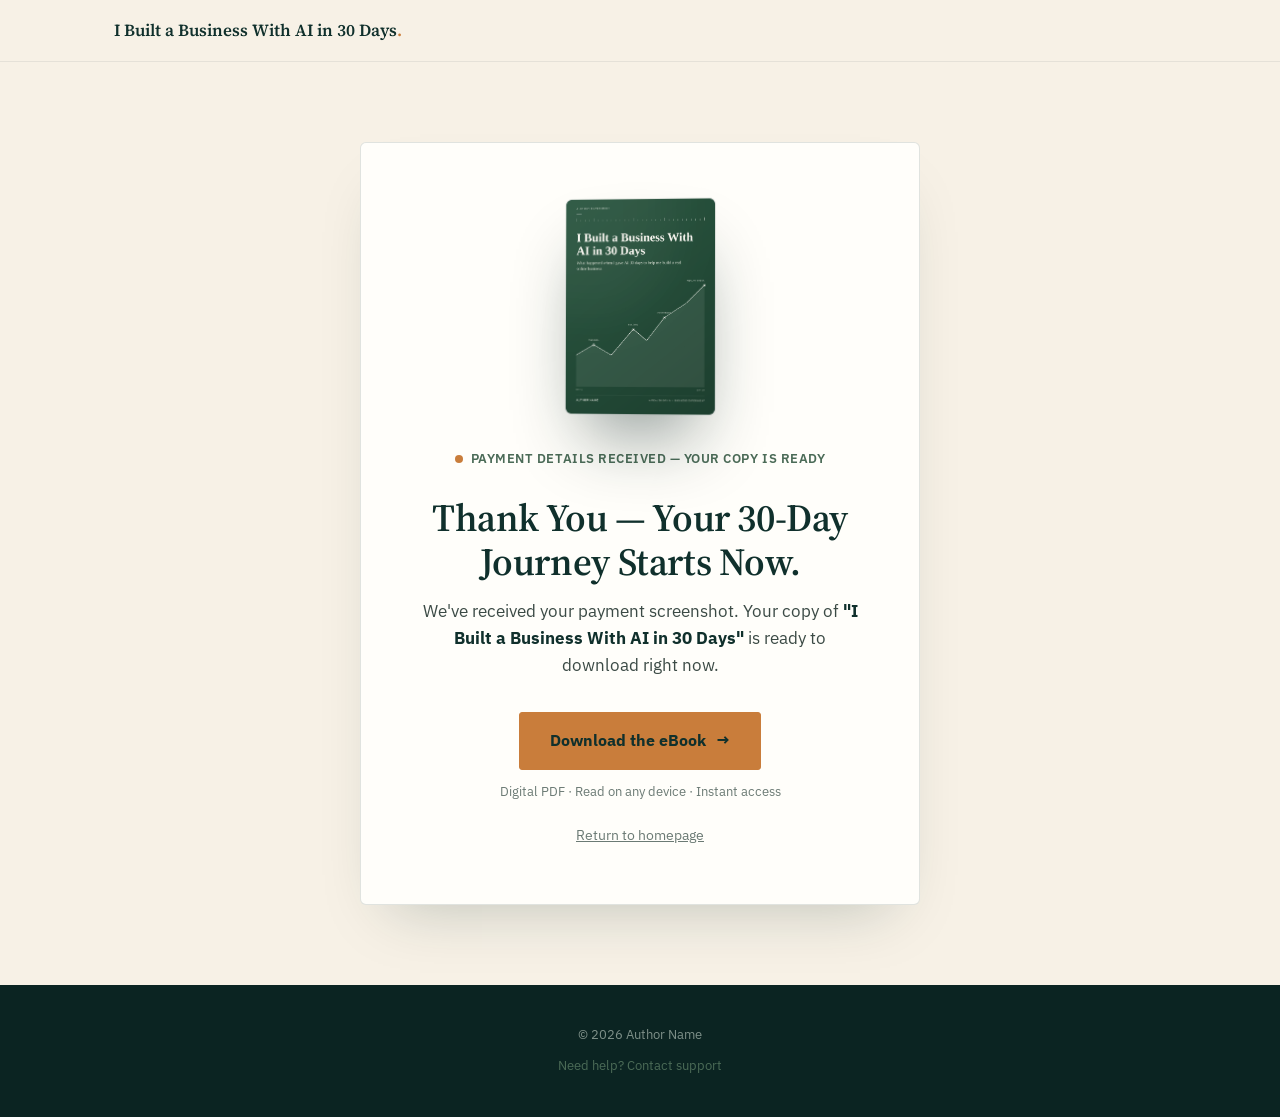
<file: thank-you.html>
<!doctype html>
<html lang="en">
<head>
<meta charset="utf-8">
<meta name="viewport" content="width=device-width, initial-scale=1">
<title>Thank You | I Built a Business With AI in 30 Days</title>
<meta name="description" content="Thank you for your purchase. Your copy of I Built a Business With AI in 30 Days is ready to download.">
<meta name="robots" content="noindex">
<link rel="canonical" href="https://yourdomain.example.com/thank-you">

<link rel="preconnect" href="https://fonts.googleapis.com">
<link rel="preconnect" href="https://fonts.gstatic.com" crossorigin>
<link href="https://fonts.googleapis.com/css2?family=Source+Serif+4:opsz,wght@8..60,400;8..60,500;8..60,600;8..60,700&family=IBM+Plex+Sans:wght@400;500;600;700&display=swap" rel="stylesheet">

<link rel="stylesheet" href="style.css">
</head>
<body>
<a class="skip-link" href="#main">Skip to content</a>

<header class="site-header">
  <div class="container">
    <a class="brand" href="index.html">I Built a Business With AI in 30 Days<em>.</em></a>
  </div>
</header>

<main id="main" class="ty-main">
  <div class="container">
    <div class="ty-card">
      <div class="cover-stage" style="justify-content:center;">
        <div class="cover ty-cover" aria-hidden="true">
          <div>
            <div class="cover-mark"></div>
            <div class="cover-title" style="margin-top:10px; font-size:0.95rem;">I Built a Business With AI in 30 Days</div>
          </div>
          <div>
            <div class="cover-eyebrow">A REAL 30-DAY EXPERIMENT</div>
          </div>
        </div>
      </div>

      <div class="ty-status"><span class="dot"></span> Payment details received — your copy is ready</div>

      <h1>Thank You — Your 30-Day Journey Starts Now.</h1>
      <p class="lede">We&#39;ve received your payment screenshot. Your copy of <strong>"I Built a Business With AI in 30 Days"</strong> is ready to download right now.</p>

      <div class="cta-stack">
        <a class="btn btn-primary" href="#" data-config="EBOOK_DOWNLOAD_URL" download="I Built a Business With AI in 30 Days.pdf" data-cta="download">Download the eBook <span class="arrow">→</span></a>
        <span class="btn-note">Digital PDF · Read on any device · Instant access</span>
      </div>

      <div class="ty-secondary">
        <a href="index.html">Return to homepage</a>
      </div>
    </div>
  </div>
</main>

<footer class="site-footer">
  <div class="container">
    <span>© <span id="year"></span> <span data-config-text="AUTHOR_NAME">Author Name</span></span>
    <nav class="footer-links">
      <a href="mailto:support@yourdomain.example.com" data-config="SUPPORT_EMAIL">Need help? Contact support</a>
    </nav>
  </div>
</footer>

<script>window.SITE_CONFIG = window.SITE_CONFIG || null;</script>
<script src="config.js"></script>
<script src="main.js"></script>
<script>
  window.SITE_CONFIG = SITE_CONFIG;
  document.getElementById("year").textContent = new Date().getFullYear();
</script>
</body>
</html>
</file>
<file: style.css>
/* =========================================================
   "I Built a Business With AI in 30 Days" — Sales Page
   Premium editorial SaaS-landing style (saasideas-inspired)
   Warm paper bg, deep forest green, terracotta accent.
   Type: Source Serif 4 + IBM Plex Sans. No image assets
   required for the default look — the book cover is a
   pure-CSS mockup unless BOOK_COVER_IMAGE is configured.
   ========================================================= */
:root {
  --bg: #F7F1E6;
  --bg-alt: #EFE6D3;
  --card: #FFFEFA;
  --ink: #10302C;
  --green-deep: #0B2422;
  --green-soft: #4B6B57;
  --muted: #3B4A45;
  --muted-2: #6B7A74;
  --accent: #C97D3B;
  --accent-deep: #A85F26;
  --accent-gold: #E4B584;
  --accent-soft: rgba(201, 125, 59, 0.12);
  --on-dark-text: #AFC0B7;
  --on-dark-2: #7E9089;
  --text-on-white: #2C3B36;

  --font-display: "Source Serif 4", "Iowan Old Style", "Palatino Linotype", Georgia, serif;
  --font-body: "IBM Plex Sans", "Segoe UI", Helvetica, Arial, sans-serif;

  --max: 1180px;
  --gutter: clamp(20px, 6vw, 64px);

  --rule: rgba(16, 48, 44, 0.13);
  --rule-strong: rgba(16, 48, 44, 0.2);
  --rule-dark: rgba(247, 241, 230, 0.14);

  --radius-s: 3px;
  --radius-m: 6px;
  --radius-lg: 10px;
  --radius-pill: 100px;

  --shadow-card: 0 30px 60px -30px rgba(16, 48, 44, 0.25);
  --shadow-book: 0 40px 70px -20px rgba(11, 36, 34, 0.45), 0 0 0 1px rgba(16, 48, 44, 0.1);

  --ease: cubic-bezier(0.22, 0.61, 0.36, 1);
}

* { box-sizing: border-box; }
html { scroll-behavior: smooth; }
::selection { background: var(--accent); color: var(--bg); }
img { max-width: 100%; display: block; }

@media (prefers-reduced-motion: reduce) {
  html { scroll-behavior: auto; }
  *, *::before, *::after {
    animation-duration: 0.001ms !important;
    animation-iteration-count: 1 !important;
    transition-duration: 0.001ms !important;
    scroll-behavior: auto !important;
  }
}

body {
  margin: 0;
  background: var(--bg);
  color: var(--muted);
  font-family: var(--font-body);
  font-size: 17px;
  line-height: 1.6;
  -webkit-font-smoothing: antialiased;
}

a { color: inherit; text-decoration: none; }
a:hover { color: var(--accent-deep); }

h1, h2, h3, h4 {
  font-family: var(--font-display);
  font-weight: 600;
  line-height: 1.15;
  margin: 0;
  letter-spacing: -0.01em;
  color: var(--ink);
}

p { margin: 0 0 1em; max-width: 62ch; }

strong { color: var(--ink); font-weight: 700; }

.container {
  max-width: var(--max);
  margin: 0 auto;
  padding: 0 var(--gutter);
}

section { padding: clamp(72px, 9vw, 112px) 0; }
.section-tight { padding: clamp(48px, 6vw, 72px) 0; }

/* Section background treatments */
.section-dark { background: var(--ink); color: var(--on-dark-text); }
.section-dark h2, .section-dark h3 { color: var(--bg); }
.section-dark p { color: var(--on-dark-text); }
.section-tan { background: var(--bg-alt); }

a:focus-visible,
button:focus-visible,
summary:focus-visible {
  outline: 2px solid var(--accent);
  outline-offset: 3px;
  border-radius: 2px;
}

/* Tiny uppercase micro-labels */
.micro {
  display: inline-block;
  font-size: 11px;
  font-weight: 700;
  letter-spacing: 0.11em;
  text-transform: uppercase;
  color: var(--muted-2);
  margin-bottom: 14px;
}
.micro-acc { color: var(--accent); }

/* Section head (centered) */
.section-head {
  text-align: center;
  max-width: 640px;
  margin: 0 auto 56px;
}
.section-head h2 {
  font-size: clamp(1.9rem, 4vw, 2.7rem);
  margin-bottom: 16px;
}
.section-head p { color: var(--muted); margin: 0 auto; }
.section-head .lede { margin: 0 auto; }

/* =========================================================
   BUTTONS
   ========================================================= */
.btn {
  display: inline-flex;
  align-items: center;
  justify-content: center;
  gap: 10px;
  font-family: var(--font-body);
  font-weight: 700;
  font-size: 16px;
  padding: 15px 30px;
  border-radius: var(--radius-s);
  text-decoration: none;
  cursor: pointer;
  border: 1px solid transparent;
  white-space: nowrap;
  transition: background 180ms var(--ease), color 180ms var(--ease),
    transform 180ms var(--ease), box-shadow 180ms var(--ease);
}
.btn:hover { color: inherit; }
.btn:active { transform: translateY(1px); }
.btn .arrow { transition: transform 180ms var(--ease); }
.btn:hover .arrow { transform: translateX(4px); }

.btn-primary {
  background: var(--accent);
  color: var(--ink);
  border-color: var(--accent);
}
.btn-primary:hover { background: var(--accent-deep); color: var(--bg); border-color: var(--accent-deep); }

.btn-dark {
  background: var(--ink);
  color: var(--bg);
  border-color: var(--ink);
}
.btn-dark:hover { background: var(--green-deep); color: var(--bg); border-color: var(--green-deep); }

.btn-ghost {
  background: transparent;
  color: var(--accent-deep);
  border-color: var(--accent-deep);
}
.btn-ghost:hover { background: var(--accent-soft); color: var(--accent-deep); border-color: var(--accent-deep); }

.btn-block { width: 100%; }

.btn-note {
  display: block;
  margin-top: 12px;
  font-size: 13px;
  color: var(--muted-2);
  max-width: 46ch;
}

.cta-stack { display: flex; flex-direction: column; align-items: center; gap: 0; text-align: center; }

.buy-row {
  display: flex;
  align-items: center;
  gap: 20px;
  flex-wrap: wrap;
  margin-bottom: 14px;
}
.final-cta .buy-row { justify-content: flex-start; }

@media (max-width: 860px) {
  .final-cta .buy-row { justify-content: center; }
}

.price-inline {
  font-weight: 700;
  white-space: nowrap;
}

/* Price */
.price {
  font-family: var(--font-display);
  font-weight: 600;
  color: var(--ink);
  white-space: nowrap;
}
.price-lg { font-size: clamp(26px, 3vw, 30px); }
.price-dark { color: var(--bg); }

/* =========================================================
   BADGE PILL
   ========================================================= */
.pill {
  display: inline-flex;
  align-items: center;
  gap: 10px;
  background: var(--bg-alt);
  border: 1px solid rgba(16, 48, 44, 0.15);
  color: var(--green-soft);
  font-size: 12px;
  font-weight: 600;
  letter-spacing: 0.09em;
  text-transform: uppercase;
  padding: 7px 15px;
  border-radius: var(--radius-pill);
}
.pill-on-dark {
  background: rgba(247, 241, 230, 0.08);
  border-color: var(--rule-dark);
  color: var(--accent-gold);
}
.pill-tag {
  font-size: 11px;
  font-weight: 700;
  letter-spacing: 0.06em;
  text-transform: uppercase;
  padding: 6px 12px;
  border-radius: var(--radius-pill);
  background: var(--bg-alt);
  color: var(--green-soft);
  white-space: nowrap;
}

/* =========================================================
   ANNOUNCEMENT BAR
   ========================================================= */
.announce { background: var(--ink); color: var(--bg); }
.announce .container {
  padding-top: 11px;
  padding-bottom: 11px;
  text-align: center;
}
.announce p {
  margin: 0;
  font-size: 12px;
  font-weight: 600;
  letter-spacing: 0.08em;
  text-transform: uppercase;
  color: var(--accent-gold);
}

/* =========================================================
   HEADER / NAV
   ========================================================= */
.site-header {
  position: sticky;
  top: 0;
  z-index: 50;
  background: rgba(247, 241, 230, 0.84);
  backdrop-filter: blur(10px);
  border-bottom: 1px solid rgba(16, 48, 44, 0.08);
}
.site-header .container {
  display: flex;
  align-items: center;
  justify-content: space-between;
  padding-top: 17px;
  padding-bottom: 17px;
}
.brand {
  font-family: var(--font-display);
  font-size: 1.06rem;
  font-weight: 600;
  color: var(--ink);
  max-width: 62vw;
}
.brand em { font-style: normal; color: var(--accent); }
.header-cta { flex-shrink: 0; }
.header-cta .btn { padding: 11px 22px; font-size: 14px; gap: 8px; }

/* =========================================================
   HERO
   ========================================================= */
.hero {
  position: relative;
  background-color: var(--bg);
  background-image:
    linear-gradient(rgba(16, 48, 44, 0.045) 1px, transparent 1px),
    linear-gradient(90deg, rgba(16, 48, 44, 0.045) 1px, transparent 1px);
  background-size: 44px 44px;
  overflow: hidden;
}
.hero .container {
  display: grid;
  grid-template-columns: 1.05fr 0.95fr;
  gap: clamp(36px, 6vw, 72px);
  align-items: center;
  padding-top: clamp(48px, 8vw, 88px);
  padding-bottom: clamp(48px, 8vw, 88px);
}
.hero h1 {
  font-size: clamp(2.3rem, 4.8vw, 3.6rem);
  color: var(--ink);
  margin-bottom: 18px;
}
.hero .hero-sub {
  font-family: var(--font-display);
  font-size: clamp(1.15rem, 2vw, 1.45rem);
  font-weight: 500;
  line-height: 1.35;
  color: var(--green-soft);
  margin-bottom: 18px;
}
.hero .lede {
  font-size: 1.08rem;
  color: var(--muted);
  margin-bottom: 30px;
  max-width: 44ch;
}
.hero-actions { align-items: flex-start; }
.hero-note { font-size: 13px; color: var(--muted-2); margin: 0; }
.see-inside {
  display: inline-block;
  margin-top: 22px;
  font-size: 14px;
  color: var(--muted-2);
  border-bottom: 1px solid var(--rule-strong);
  padding-bottom: 2px;
}
.see-inside:hover { color: var(--accent-deep); border-color: var(--accent-deep); }

/* --- Book cover mockup (pure CSS, no image dependency) --- */
.cover-stage {
  position: relative;
  display: flex;
  justify-content: center;
  perspective: 1400px;
}
.cover-stage::before,
.cover-stage::after {
  content: "";
  position: absolute;
  width: 100%;
  left: 14px;
  top: 14px;
  aspect-ratio: 3 / 4.3;
  background: #0B2422;
  border-radius: var(--radius-m);
  opacity: 0.5;
  pointer-events: none;
}
.cover-stage::after { left: 7px; top: 7px; background: #143733; opacity: 0.7; }
.cover {
  position: relative;
  width: min(320px, 74vw);
  aspect-ratio: 3 / 4.3;
  background: linear-gradient(155deg, #16433b 0%, var(--ink) 78%);
  border-radius: var(--radius-m);
  color: var(--bg);
  padding: clamp(22px, 4vw, 30px);
  display: flex;
  flex-direction: column;
  justify-content: space-between;
  box-shadow: var(--shadow-book);
  transform: rotateY(-7deg) rotateX(1deg);
  transition: transform 400ms var(--ease);
  overflow: hidden;
}
.cover::after {
  content: "";
  position: absolute;
  inset: 0;
  background: linear-gradient(100deg, rgba(255, 255, 255, 0.09) 0%, rgba(255, 255, 255, 0) 26%);
  pointer-events: none;
}
.cover-stage:hover .cover { transform: rotateY(-3deg) rotateX(0.5deg); }
.cover-eyebrow {
  font-size: 11px;
  font-weight: 700;
  letter-spacing: 0.09em;
  color: var(--accent-gold);
}
.cover-title {
  font-family: var(--font-display);
  font-size: clamp(1.28rem, 3vw, 1.6rem);
  line-height: 1.16;
  font-weight: 600;
}
.cover-mark {
  width: 30px;
  height: 3px;
  background: var(--accent);
}
.cover-tag {
  display: inline-block;
  margin-top: 12px;
  font-size: 10px;
  font-weight: 700;
  letter-spacing: 0.1em;
  text-transform: uppercase;
  color: rgba(247, 241, 230, 0.9);
  border: 1px solid rgba(247, 241, 230, 0.35);
  padding: 4px 9px;
  border-radius: 3px;
}
.cover-day13 {
  position: absolute;
  right: 16px;
  bottom: 16px;
  width: 40px;
  height: 40px;
  border: 2px solid rgba(247, 241, 230, 0.55);
  border-radius: var(--radius-s);
  display: flex;
  align-items: center;
  justify-content: center;
  font-family: var(--font-display);
  font-weight: 600;
  font-size: 1.05rem;
  color: var(--accent-gold);
  background: rgba(11, 36, 34, 0.35);
}
.cover-img { width: 100%; height: 100%; object-fit: cover; border-radius: var(--radius-m); }
.cover.has-img { padding: 0; }
.cover.has-img::after { display: none; }
.cover-stage:has(.cover.has-img)::before,
.cover-stage:has(.cover.has-img)::after { display: none; }

/* =========================================================
   PROMISE / WHY THIS BOOK
   ========================================================= */
.dark-hero .container { max-width: 900px; text-align: center; }
.dark-hero h2 {
  font-size: clamp(1.9rem, 4vw, 2.85rem);
  color: var(--bg);
  margin-bottom: 20px;
  line-height: 1.18;
}
.dark-hero p:not(.micro) { color: var(--on-dark-text); font-size: 1rem; margin: 0 auto 18px; max-width: 56ch; }
.blockquote {
  font-family: var(--font-display);
  font-style: italic;
  font-size: clamp(1.15rem, 2.2vw, 1.45rem);
  color: var(--accent-gold);
  line-height: 1.45;
  max-width: 40ch;
  margin: 34px auto 0;
}

/* Two-column editorial */
.editorial { border-top: 1px solid var(--rule); }
.editorial .container {
  display: grid;
  grid-template-columns: 0.85fr 1.15fr;
  gap: clamp(28px, 5vw, 72px);
}
.editorial h2 {
  font-size: clamp(1.7rem, 3.2vw, 2.4rem);
  position: sticky;
  top: 96px;
}
.editorial-body p { max-width: 60ch; color: var(--muted); }
.editorial-body p:first-child { color: var(--ink); font-size: 1.08rem; }

/* =========================================================
   REALITY CHECK (what's true vs exaggerated)
   ========================================================= */
.reality-grid {
  display: grid;
  grid-template-columns: 1fr 1fr;
  gap: 20px;
}
.reality-col {
  background: var(--card);
  border: 1px solid var(--rule);
  border-radius: var(--radius-m);
  padding: clamp(28px, 4vw, 40px);
  box-shadow: var(--shadow-card);
}
.reality-col h3 {
  font-size: 1.35rem;
  margin: 4px 0 20px;
  display: flex;
  align-items: center;
  gap: 10px;
}
.reality-col ul {
  list-style: none;
  margin: 0;
  padding: 0;
  display: flex;
  flex-direction: column;
  gap: 12px;
}
.reality-col li {
  position: relative;
  padding-left: 26px;
  font-size: 0.95rem;
  line-height: 1.55;
  color: var(--text-on-white);
}
.reality-col li::before {
  position: absolute;
  left: 0;
  top: 1px;
  font-weight: 700;
  font-family: var(--font-display);
}
.reality-true li::before { content: "✓"; color: var(--green-soft); }
.reality-exag li::before { content: "✕"; color: var(--accent); }
.reality-exag li { color: var(--muted); }
.reality-exag h3 { color: var(--muted-2); }

/* =========================================================
   BUSINESS MODELS (six cards)
   ========================================================= */
.model-grid {
  display: grid;
  grid-template-columns: repeat(3, 1fr);
  gap: 16px;
}
.model-card {
  background: var(--card);
  border: 1px solid var(--rule);
  border-radius: var(--radius-m);
  padding: 28px 26px;
  position: relative;
  overflow: hidden;
  transition: transform 240ms var(--ease), box-shadow 240ms var(--ease);
}
.model-card::before {
  content: "";
  position: absolute;
  left: 0;
  top: 0;
  width: 100%;
  height: 4px;
  background: var(--accent);
}
.model-card:hover { transform: translateY(-4px); box-shadow: var(--shadow-card); }
.model-num {
  font-family: var(--font-display);
  font-size: 0.9rem;
  font-weight: 600;
  color: var(--accent);
}
.model-card h3 {
  font-size: 1.18rem;
  margin: 8px 0 12px;
}
.model-card p {
  font-size: 0.93rem;
  color: var(--muted);
  margin-bottom: 0;
}
.model-cost {
  display: inline-block;
  margin-top: 18px;
  font-size: 12px;
  font-weight: 700;
  letter-spacing: 0.06em;
  text-transform: uppercase;
  color: var(--green-soft);
  background: var(--bg-alt);
  border: 1px solid var(--rule);
  padding: 6px 12px;
  border-radius: var(--radius-pill);
}

/* Decision questions */
.decision-grid {
  display: grid;
  grid-template-columns: repeat(3, 1fr);
  gap: 16px;
  margin-bottom: 28px;
}
.decision-card {
  background: var(--bg-alt);
  border: 1px solid var(--rule);
  border-radius: var(--radius-m);
  padding: 26px 24px;
}
.decision-card .q {
  font-family: var(--font-display);
  font-size: 1.1rem;
  font-weight: 600;
  color: var(--ink);
  margin-bottom: 8px;
}
.decision-card p { font-size: 0.9rem; color: var(--muted); margin: 0; }
.decision-note {
  max-width: 56ch;
  margin: 0 auto;
  text-align: center;
  font-size: 0.98rem;
  color: var(--muted);
}

/* =========================================================
   AI TOOLKIT
   ========================================================= */
.tool-grid {
  display: grid;
  grid-template-columns: repeat(auto-fit, minmax(240px, 1fr));
  gap: 14px;
  margin-bottom: 34px;
}
.tool-card {
  background: var(--card);
  border: 1px solid var(--rule);
  border-radius: var(--radius-m);
  padding: 22px 22px;
  transition: transform 240ms var(--ease), box-shadow 240ms var(--ease);
}
.tool-card:hover { transform: translateY(-4px); box-shadow: var(--shadow-card); }
.tool-name {
  font-weight: 700;
  font-size: 1.02rem;
  color: var(--ink);
  margin-bottom: 6px;
}
.tool-use { font-size: 0.88rem; color: var(--muted); margin: 0; }
.toolkit-lesson {
  max-width: 56ch;
  margin: 0 auto;
  text-align: center;
  background: var(--card);
  border: 1px solid var(--rule);
  border-radius: var(--radius-m);
  padding: 22px 28px;
  box-shadow: var(--shadow-card);
}
.toolkit-lesson p { margin: 0; color: var(--text-on-white); font-size: 0.98rem; }

/* =========================================================
   30-DAY ROADMAP
   ========================================================= */
.roadmap {
  display: flex;
  flex-direction: column;
  gap: 18px;
}
.week {
  background: var(--card);
  border: 1px solid var(--rule);
  border-radius: var(--radius-lg);
  box-shadow: var(--shadow-card);
  overflow: hidden;
  transition: transform 240ms var(--ease), box-shadow 240ms var(--ease);
}
.week:hover { transform: translateY(-3px); }
.week-head {
  position: relative;
  background: var(--ink);
  color: var(--bg);
  padding: 22px 28px;
  display: flex;
  align-items: baseline;
  justify-content: space-between;
  gap: 12px;
  flex-wrap: wrap;
}
.week-num {
  font-family: var(--font-display);
  font-size: 0.9rem;
  font-weight: 600;
  color: var(--accent-gold);
  margin-right: 14px;
}
.week-range {
  font-size: 12px;
  font-weight: 700;
  letter-spacing: 0.1em;
  text-transform: uppercase;
  color: var(--accent-gold);
}
.week-head h3 {
  font-family: var(--font-display);
  font-size: 1.5rem;
  color: var(--bg);
  font-weight: 600;
  flex: 1;
}
.week-body {
  display: grid;
  grid-template-columns: repeat(auto-fit, minmax(200px, 1fr));
  gap: 0;
}
.week-step {
  padding: 22px 26px;
  border-right: 1px solid var(--rule);
}
.week-step:last-child { border-right: none; }
.step-days {
  display: inline-block;
  font-size: 11px;
  font-weight: 700;
  letter-spacing: 0.08em;
  text-transform: uppercase;
  color: var(--accent);
  margin-bottom: 8px;
}
.week-step h4 {
  font-size: 1.05rem;
  margin-bottom: 7px;
}
.week-step p { font-size: 0.88rem; color: var(--muted); margin: 0; }

/* Day 13 callout */
.day13 {
  text-align: center;
  max-width: 640px;
  margin: 36px auto 0;
  background: var(--bg-alt);
  border: 1px dashed var(--rule-strong);
  border-radius: var(--radius-m);
  padding: 26px 30px;
}
.day13 .day13-kicker {
  font-family: var(--font-display);
  font-size: 0.95rem;
  font-weight: 600;
  color: var(--accent-deep);
  margin-bottom: 8px;
}
.day13 p { margin: 0; color: var(--muted); font-size: 0.95rem; }

/* =========================================================
   REAL STORIES
   ========================================================= */
.story-grid {
  display: grid;
  grid-template-columns: repeat(2, 1fr);
  gap: 16px;
}
.story-card {
  background: var(--card);
  border: 1px solid var(--rule);
  border-radius: var(--radius-m);
  padding: 28px 28px;
  transition: transform 240ms var(--ease), box-shadow 240ms var(--ease);
}
.story-card:hover { transform: translateY(-4px); box-shadow: var(--shadow-card); }
.story-role {
  font-size: 11px;
  font-weight: 700;
  letter-spacing: 0.11em;
  text-transform: uppercase;
  color: var(--accent);
  margin-bottom: 10px;
}
.story-card h3 { font-size: 1.24rem; margin-bottom: 14px; }
.story-card ul {
  list-style: none;
  margin: 0;
  padding: 0;
  display: flex;
  flex-direction: column;
  gap: 9px;
}
.story-card li {
  position: relative;
  padding-left: 18px;
  font-size: 0.92rem;
  line-height: 1.5;
  color: var(--text-on-white);
}
.story-card li::before {
  content: "–";
  position: absolute;
  left: 0;
  color: var(--green-soft);
  font-weight: 700;
}
.story-tag {
  display: inline-block;
  margin-top: 16px;
  font-size: 11px;
  font-weight: 700;
  letter-spacing: 0.05em;
  text-transform: uppercase;
  color: var(--muted-2);
  border: 1px solid var(--rule);
  border-radius: var(--radius-pill);
  padding: 5px 12px;
}
.story-caveat {
  max-width: 620px;
  margin: 28px auto 0;
  text-align: center;
  font-size: 0.9rem;
  color: var(--muted-2);
}

/* =========================================================
   FIRST SALE FRAMEWORK (5 principles)
   ========================================================= */
.principle-grid {
  display: grid;
  grid-template-columns: repeat(2, 1fr);
  gap: 14px 40px;
}
.principle {
  display: flex;
  gap: 18px;
  padding: 16px 0;
  border-top: 1px solid var(--rule);
}
.principle-num {
  flex-shrink: 0;
  width: 40px;
  height: 40px;
  border-radius: 50%;
  background: var(--ink);
  color: var(--accent-gold);
  font-family: var(--font-display);
  font-weight: 600;
  display: flex;
  align-items: center;
  justify-content: center;
  font-size: 1rem;
}
.principle h3 { font-size: 1.12rem; margin-bottom: 6px; }
.principle p { font-size: 0.93rem; color: var(--muted); margin: 0; }

/* First-sale checklist card */
.checklist-card {
  max-width: 640px;
  margin: 34px auto 0;
  background: var(--card);
  border: 1px solid var(--rule);
  border-radius: var(--radius-m);
  box-shadow: var(--shadow-card);
  padding: clamp(28px, 4vw, 40px);
}
.checklist-card h3 {
  font-size: 1.3rem;
  margin-bottom: 20px;
  text-align: center;
}
.checklist-card ul {
  list-style: none;
  margin: 0;
  padding: 0;
  display: flex;
  flex-direction: column;
}
.checklist-card li {
  position: relative;
  padding: 13px 4px 13px 34px;
  border-bottom: 1px solid var(--rule);
  font-size: 0.97rem;
  line-height: 1.45;
  color: var(--text-on-white);
}
.checklist-card li:last-child { border-bottom: none; }
.checklist-card li::before {
  content: "✓";
  position: absolute;
  left: 4px;
  top: 13px;
  color: var(--green-soft);
  font-weight: 700;
}

/* =========================================================
   6 MISTAKES
   ========================================================= */
.mistake-grid {
  display: grid;
  grid-template-columns: repeat(2, 1fr);
  gap: 14px;
}
.mistake {
  display: flex;
  gap: 16px;
  align-items: flex-start;
  background: var(--card);
  border: 1px solid var(--rule);
  border-radius: var(--radius-m);
  padding: 22px 24px;
  transition: transform 240ms var(--ease), box-shadow 240ms var(--ease);
}
.mistake:hover { transform: translateY(-3px); box-shadow: var(--shadow-card); }
.mistake-num {
  flex-shrink: 0;
  font-family: var(--font-display);
  font-size: 1.5rem;
  font-weight: 600;
  color: var(--accent);
  line-height: 1;
  margin-top: 2px;
}
.mistake h3 { font-size: 1.08rem; margin-bottom: 6px; }
.mistake p { font-size: 0.9rem; color: var(--muted); margin: 0; }

/* =========================================================
   AFTER DAY 30
   ========================================================= */
.after-grid {
  display: grid;
  grid-template-columns: repeat(3, 1fr);
  gap: 16px;
}
.after-card {
  background: var(--card);
  border: 1px solid var(--rule);
  border-radius: var(--radius-m);
  border-top: 4px solid var(--accent);
  padding: 28px 26px;
  transition: transform 240ms var(--ease), box-shadow 240ms var(--ease);
}
.after-card:hover { transform: translateY(-4px); box-shadow: var(--shadow-card); }
.after-kicker {
  font-size: 11px;
  font-weight: 700;
  letter-spacing: 0.09em;
  text-transform: uppercase;
  color: var(--muted-2);
  margin-bottom: 10px;
}
.after-card h3 { font-size: 1.2rem; margin-bottom: 14px; }
.after-card ul {
  list-style: none;
  margin: 0;
  padding: 0;
  display: flex;
  flex-direction: column;
  gap: 8px;
}
.after-card li {
  position: relative;
  padding-left: 16px;
  font-size: 0.92rem;
  line-height: 1.5;
  color: var(--text-on-white);
}
.after-card li::before {
  content: "–";
  position: absolute;
  left: 0;
  color: var(--green-soft);
  font-weight: 700;
}

/* =========================================================
   QUICK-REFERENCE CHECKLIST
   ========================================================= */
.qr-grid {
  display: grid;
  grid-template-columns: repeat(auto-fit, minmax(220px, 1fr));
  gap: 14px;
}
.qr-card {
  background: var(--card);
  border: 1px solid var(--rule);
  border-radius: var(--radius-m);
  padding: 26px 24px;
}
.qr-kicker {
  font-size: 11px;
  font-weight: 700;
  letter-spacing: 0.1em;
  text-transform: uppercase;
  color: var(--accent);
  margin-bottom: 12px;
}
.qr-card ul {
  list-style: none;
  margin: 0;
  padding: 0;
  display: flex;
  flex-direction: column;
  gap: 8px;
}
.qr-card li {
  position: relative;
  padding-left: 22px;
  font-size: 0.92rem;
  line-height: 1.5;
  color: var(--text-on-white);
}
.qr-card li::before {
  content: "✓";
  position: absolute;
  left: 0;
  color: var(--green-soft);
  font-weight: 700;
}
.qr-note {
  max-width: 56ch;
  margin: 32px auto 0;
  text-align: center;
  color: var(--muted-2);
  font-size: 0.92rem;
}

/* =========================================================
   CORE LESSON (dark, memorable)
   ========================================================= */
.lesson { text-align: center; }
.lesson h2 {
  font-size: clamp(1.9rem, 4vw, 2.8rem);
  color: var(--bg);
  max-width: 22ch;
  margin: 0 auto 18px;
  line-height: 1.2;
}
.lesson h2 em {
  font-style: italic;
  color: var(--accent-gold);
}
.lesson p {
  max-width: 52ch;
  margin: 0 auto;
  color: var(--on-dark-text);
  font-size: 1.05rem;
}

/* =========================================================
   FINAL CTA (dark split)
   ========================================================= */
.final-cta { background: var(--ink); color: var(--on-dark-text); }
.final-cta .container {
  display: grid;
  grid-template-columns: 1fr auto;
  gap: clamp(36px, 6vw, 64px);
  align-items: center;
}
.final-cta h2 {
  font-size: clamp(1.9rem, 4vw, 2.85rem);
  color: var(--bg);
  max-width: 16ch;
  margin-bottom: 18px;
}
.final-cta p { color: var(--on-dark-text); max-width: 44ch; }
.final-cta .btn-note { color: var(--on-dark-2); }
.final-cta .big-line {
  font-family: var(--font-display);
  font-size: 1.25rem;
  color: var(--accent-gold);
  margin: 0 0 8px;
}
.final-cta .cover {
  width: 190px;
  transform: none;
  box-shadow: 0 40px 70px -20px rgba(0, 0, 0, 0.5);
}
.final-cta .cover-stage::before,
.final-cta .cover-stage::after { display: none; }

/* =========================================================
   FAQ
   ========================================================= */
.faq-list { max-width: 760px; margin: 0 auto; border-top: 1px solid var(--rule); }
.faq-item { border-bottom: 1px solid var(--rule); }
.faq-item summary {
  list-style: none;
  cursor: pointer;
  padding: 20px 4px;
  display: flex;
  justify-content: space-between;
  align-items: center;
  gap: 16px;
  font-family: var(--font-body);
  font-size: 1.02rem;
  font-weight: 600;
  color: var(--ink);
}
.faq-item summary::-webkit-details-marker { display: none; }
.faq-plus {
  flex-shrink: 0;
  font-size: 1.4rem;
  color: var(--accent);
  line-height: 1;
  transition: transform 240ms var(--ease);
}
.faq-item[open] .faq-plus { transform: rotate(45deg); }
.faq-answer { padding: 0 4px 22px; color: var(--muted); max-width: 64ch; }
.faq-foot { text-align: center; margin-top: 26px; font-size: 0.9rem; color: var(--muted-2); }

/* =========================================================
   FOOTER
   ========================================================= */
.site-footer { background: var(--green-deep); color: var(--on-dark-2); padding: 40px 0; }
.site-footer .container {
  display: flex;
  flex-wrap: wrap;
  justify-content: center;
  align-items: center;
  gap: 10px;
  font-size: 13px;
  text-align: center;
  flex-direction: column;
}
.site-footer a { color: var(--green-soft); }
.site-footer a:hover { color: var(--accent-gold); }
.footer-links { display: flex; gap: 20px; flex-wrap: wrap; }

/* =========================================================
   STICKY MOBILE CTA
   ========================================================= */
.sticky-cta {
  position: fixed;
  left: 0;
  right: 0;
  bottom: 0;
  z-index: 60;
  background: var(--card);
  border-top: 1px solid var(--rule-strong);
  box-shadow: 0 -10px 30px rgba(0, 0, 0, 0.15);
  padding: 12px 16px;
  padding-bottom: max(12px, env(safe-area-inset-bottom));
  display: none;
  align-items: center;
  justify-content: space-between;
  gap: 12px;
  transform: translateY(100%);
  transition: transform 240ms var(--ease);
}
.sticky-cta.visible { transform: translateY(0); }
.sticky-cta .sticky-info {
  display: flex;
  flex-direction: column;
  line-height: 1.35;
  min-width: 0;
}
.sticky-cta .sticky-title {
  font-size: 13px;
  font-weight: 600;
  color: var(--ink);
  white-space: nowrap;
  overflow: hidden;
  text-overflow: ellipsis;
}
.sticky-cta .price {
  font-family: var(--font-body);
  font-size: 13px;
  font-weight: 600;
  color: var(--muted-2);
}
.sticky-cta .btn { padding: 11px 20px; font-size: 13px; }

/* =========================================================
   SKIP LINK
   ========================================================= */
.skip-link {
  position: absolute;
  left: -9999px;
  top: 0;
  background: var(--ink);
  color: var(--bg);
  padding: 12px 18px;
  z-index: 100;
}
.skip-link:focus { left: 12px; top: 12px; }

/* =========================================================
   REVEAL-ON-SCROLL
   ========================================================= */
.reveal {
  opacity: 0;
  transform: translateY(16px);
  transition: opacity 520ms var(--ease), transform 520ms var(--ease);
}
.reveal.in-view { opacity: 1; transform: translateY(0); }
@media (prefers-reduced-motion: reduce) {
  .reveal { opacity: 1; transform: none; }
}

/* =========================================================
   THANK YOU PAGE
   ========================================================= */
.ty-main {
  min-height: 78vh;
  display: flex;
  align-items: center;
  padding-top: clamp(48px, 8vw, 80px);
  padding-bottom: clamp(48px, 8vw, 80px);
}
.ty-card {
  max-width: 560px;
  margin: 0 auto;
  text-align: center;
  background: var(--card);
  border: 1px solid var(--rule);
  border-radius: var(--radius-m);
  box-shadow: var(--shadow-card);
  padding: clamp(36px, 6vw, 56px);
}
.ty-cover { width: 150px; margin: 0 auto 30px; }
.ty-card h1 { font-size: clamp(1.85rem, 4vw, 2.4rem); margin-bottom: 14px; }
.ty-card .lede { margin: 0 auto 34px; font-size: 1.05rem; }
.ty-status {
  display: inline-flex;
  align-items: center;
  gap: 8px;
  font-size: 13px;
  font-weight: 600;
  letter-spacing: 0.04em;
  text-transform: uppercase;
  color: var(--green-soft);
  margin-bottom: 26px;
}
.ty-status .dot {
  width: 8px;
  height: 8px;
  border-radius: 50%;
  background: var(--accent);
}
.ty-secondary { margin-top: 18px; }
.ty-secondary a { font-size: 0.9rem; color: var(--muted-2); text-decoration: underline; }
.ty-secondary a:hover { color: var(--accent-deep); }

/* =========================================================
   PAYMENT PAGE (UPI)
   ========================================================= */
.pay-main {
  min-height: 78vh;
  display: flex;
  align-items: center;
  padding-top: clamp(48px, 8vw, 80px);
  padding-bottom: clamp(48px, 8vw, 80px);
}
.pay-card {
  max-width: 560px;
  margin: 0 auto;
  text-align: center;
  background: var(--card);
  border: 1px solid var(--rule);
  border-radius: var(--radius-m);
  box-shadow: var(--shadow-card);
  padding: clamp(32px, 5vw, 48px);
}
.pay-card h1 { font-size: clamp(1.8rem, 4vw, 2.3rem); margin: 20px 0 12px; }
.pay-lede { color: var(--muted); font-size: 0.98rem; margin: 0 auto 26px; max-width: 46ch; }

.pay-amount {
  display: flex;
  align-items: center;
  justify-content: center;
  gap: 16px;
  margin-bottom: 22px;
}
.pay-amount-label {
  font-size: 13px;
  font-weight: 600;
  color: var(--muted-2);
  text-transform: uppercase;
  letter-spacing: 0.06em;
}
.pay-amount .price { color: var(--ink); }

.upi-box {
  background: var(--bg-alt);
  border: 1px solid var(--rule);
  border-radius: var(--radius-m);
  padding: 22px 20px;
  margin-bottom: 28px;
}
.upi-label {
  font-size: 11px;
  font-weight: 700;
  letter-spacing: 0.11em;
  text-transform: uppercase;
  color: var(--muted-2);
  margin-bottom: 8px;
}
.upi-id {
  font-family: var(--font-display);
  font-size: 1.35rem;
  font-weight: 600;
  color: var(--ink);
  margin-bottom: 14px;
  word-break: break-all;
}
.copy-btn {
  font-family: var(--font-body);
  font-size: 13px;
  font-weight: 700;
  color: var(--bg);
  background: var(--ink);
  border: 1px solid var(--ink);
  border-radius: var(--radius-s);
  padding: 8px 18px;
  cursor: pointer;
  transition: background 180ms var(--ease);
}
.copy-btn:hover { background: var(--green-deep); }
.copy-status {
  display: block;
  margin-top: 10px;
  font-size: 13px;
  font-weight: 600;
  color: var(--green-soft);
  min-height: 1.2em;
}

.steps {
  text-align: left;
  border-top: 1px solid var(--rule);
  margin-bottom: 28px;
}
.step {
  display: flex;
  gap: 16px;
  align-items: flex-start;
  padding: 16px 4px;
  border-bottom: 1px solid var(--rule);
}
.step-num {
  flex-shrink: 0;
  width: 34px;
  height: 34px;
  border-radius: 50%;
  background: var(--ink);
  color: var(--accent-gold);
  font-family: var(--font-display);
  font-weight: 600;
  display: flex;
  align-items: center;
  justify-content: center;
  margin-top: 2px;
}
.step strong { color: var(--ink); display: block; margin-bottom: 4px; }
.step p { font-size: 0.88rem; color: var(--muted); margin: 0; }

.pay-note { font-size: 0.85rem; color: var(--muted-2); margin: 16px auto 0; max-width: 44ch; }
.pay-note a { color: var(--accent-deep); text-decoration: underline; }
.pay-back { margin-top: 18px; }
.pay-back a { font-size: 0.9rem; color: var(--muted-2); text-decoration: underline; }
.pay-back a:hover { color: var(--accent-deep); }

/* --- Upload form (in-page screenshot) ---------------------- */
.upload-box {
  border-top: 1px solid var(--rule);
  padding-top: 26px;
  margin-top: 6px;
  text-align: left;
}
.upload-box h2 { font-size: 1.25rem; margin: 0 0 18px; }
.upload-form .form-field { margin-bottom: 16px; }

.file-box {
  display: block;
  border: 1px dashed var(--green-soft);
  background: var(--bg-alt);
  border-radius: var(--radius-m);
  padding: 5px 16px 16px;
  cursor: pointer;
  text-align: center;
  transition: border-color 180ms var(--ease), background 180ms var(--ease);
}
.file-box:hover { border-color: var(--accent-deep); }
.file-box-title { display: block; font-weight: 600; color: var(--ink); margin-bottom: 4px; }
.file-box-hint { display: block; font-size: 12px; color: var(--muted-2); }
.file-name { display: block; margin-top: 12px; font-size: 13px; color: var(--muted); min-height: 1.2em; word-break: break-all; }
.upload-form input[type="file"] { position: absolute; width: 1px; height: 1px; opacity: 0; overflow: hidden; }

.form-label {
  display: block;
  font-size: 13px;
  font-weight: 600;
  color: var(--ink);
  margin-bottom: 6px;
}
.form-label .opt { color: var(--muted-2); font-weight: 500; }
.upload-form input[type="text"],
.upload-form input[type="email"] {
  width: 100%;
  font-family: var(--font-body);
  font-size: 15px;
  color: var(--ink);
  background: var(--bg-alt);
  border: 1px solid var(--rule);
  border-radius: var(--radius-s);
  padding: 11px 12px;
  transition: border-color 180ms var(--ease);
}
.upload-form input:focus { outline: none; border-color: var(--accent-deep); }

.pay-alternate { margin-top: 26px; }
.src-or {
  display: block;
  text-align: center;
  font-size: 12px;
  font-weight: 600;
  letter-spacing: 0.08em;
  color: var(--muted-2);
  text-transform: uppercase;
}

/* =========================================================
   RESPONSIVE
   ========================================================= */
@media (max-width: 1024px) {
  .model-grid { grid-template-columns: repeat(2, 1fr); }
  .after-grid { grid-template-columns: repeat(2, 1fr); }
  .story-grid { grid-template-columns: 1fr; }
  .reality-grid { grid-template-columns: 1fr; }
  .editorial h2 { position: static; }
}

@media (max-width: 860px) {
  .hero .container { grid-template-columns: 1fr; text-align: center; }
  .hero .hero-copy { display: flex; flex-direction: column; align-items: center; }
  .hero .lede { margin-left: auto; margin-right: auto; }
  .hero-badge { margin-left: auto; margin-right: auto; }
  .cover-stage { order: -1; margin-bottom: 24px; }
  .cover { width: min(220px, 56vw); transform: none; }
  .cover-stage::before, .cover-stage::after { display: none; }
  .final-cta .container { grid-template-columns: 1fr; text-align: center; }
  .final-cta .cover-stage { order: -1; }
  .final-cta h2, .final-cta p, .final-cta .big-line { margin-left: auto; margin-right: auto; }
  .principle-grid { grid-template-columns: 1fr; }
  .mistake-grid { grid-template-columns: 1fr; }
  .editorial .container { grid-template-columns: 1fr; }
  .sticky-cta { display: flex; }
}

@media (max-width: 640px) {
  .model-grid { grid-template-columns: 1fr; }
  .after-grid { grid-template-columns: 1fr; }
  .decision-grid { grid-template-columns: 1fr; }
  section { padding: 56px 0; }
  .brand { font-size: 0.95rem; }
  .week-body { grid-template-columns: 1fr; }
  .week-step { border-right: none; border-bottom: 1px solid var(--rule); }
  .week-step:last-child { border-bottom: none; }
}
</file>
